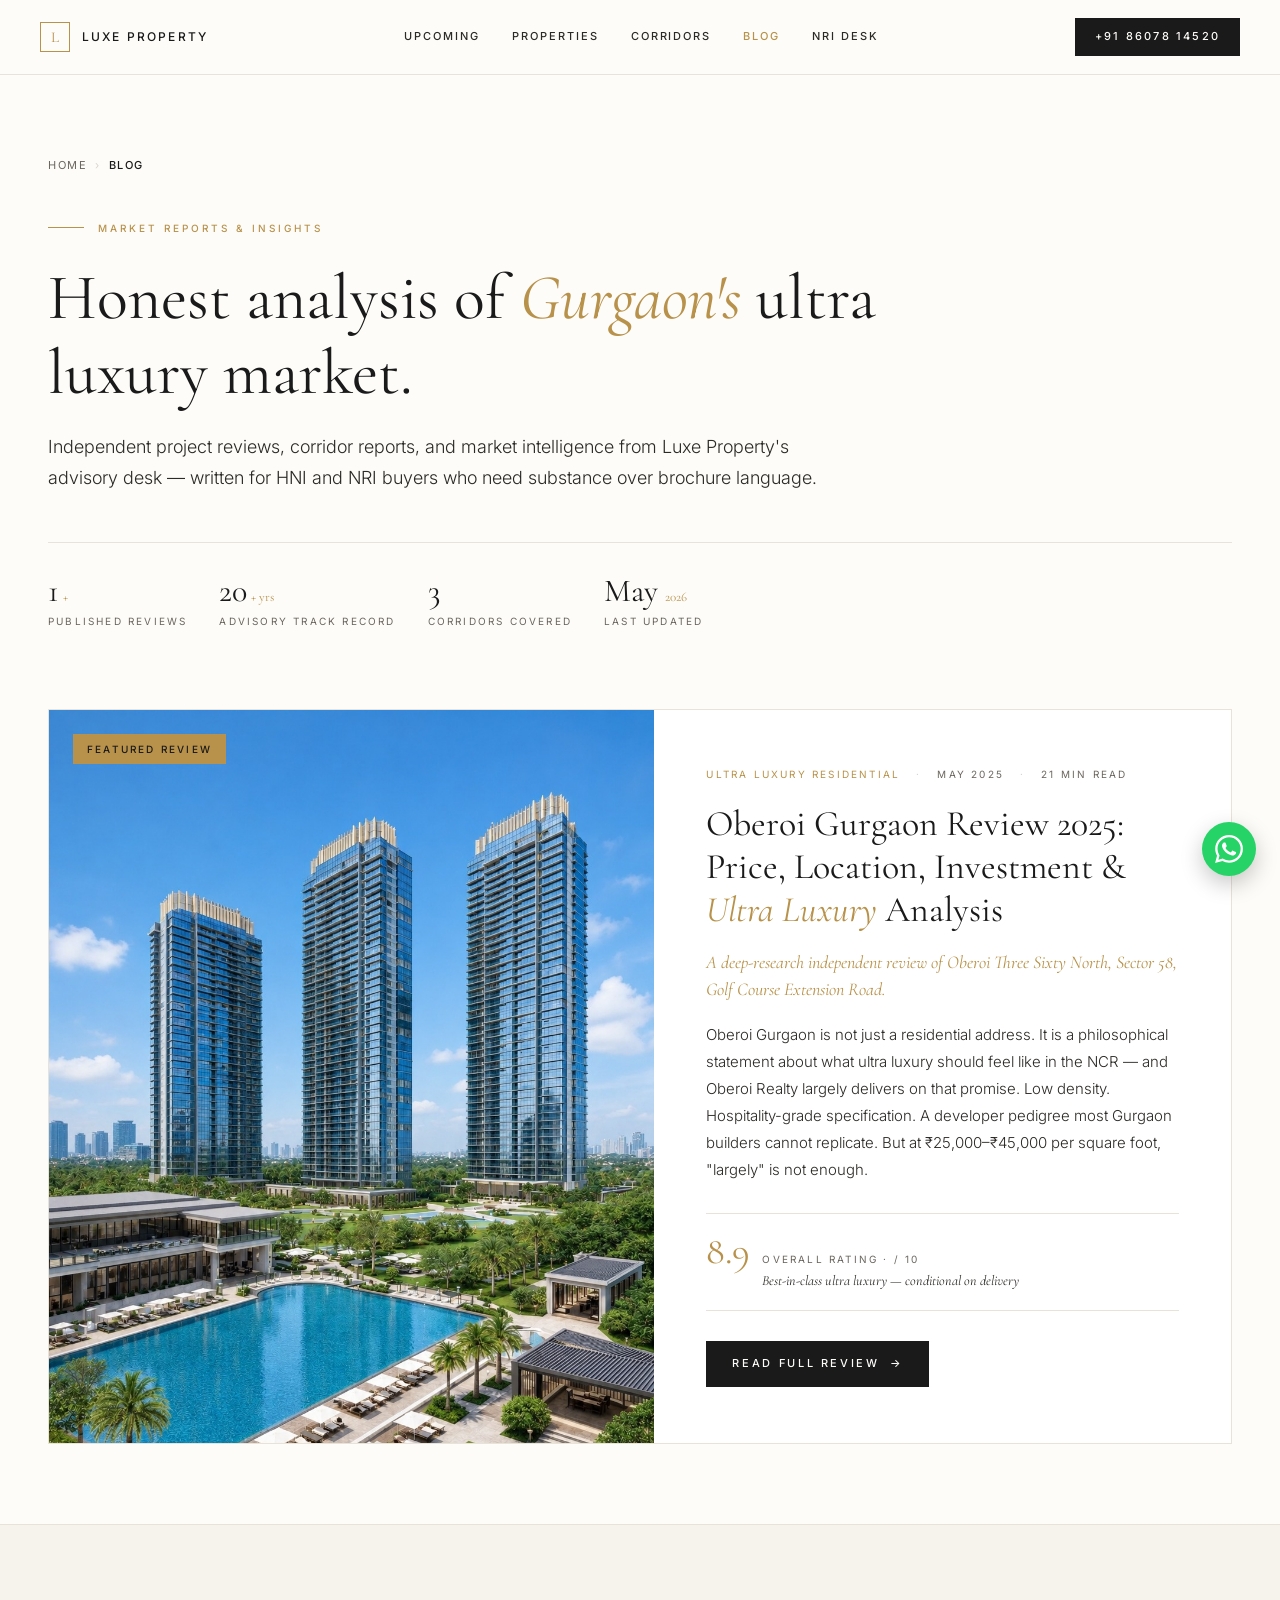
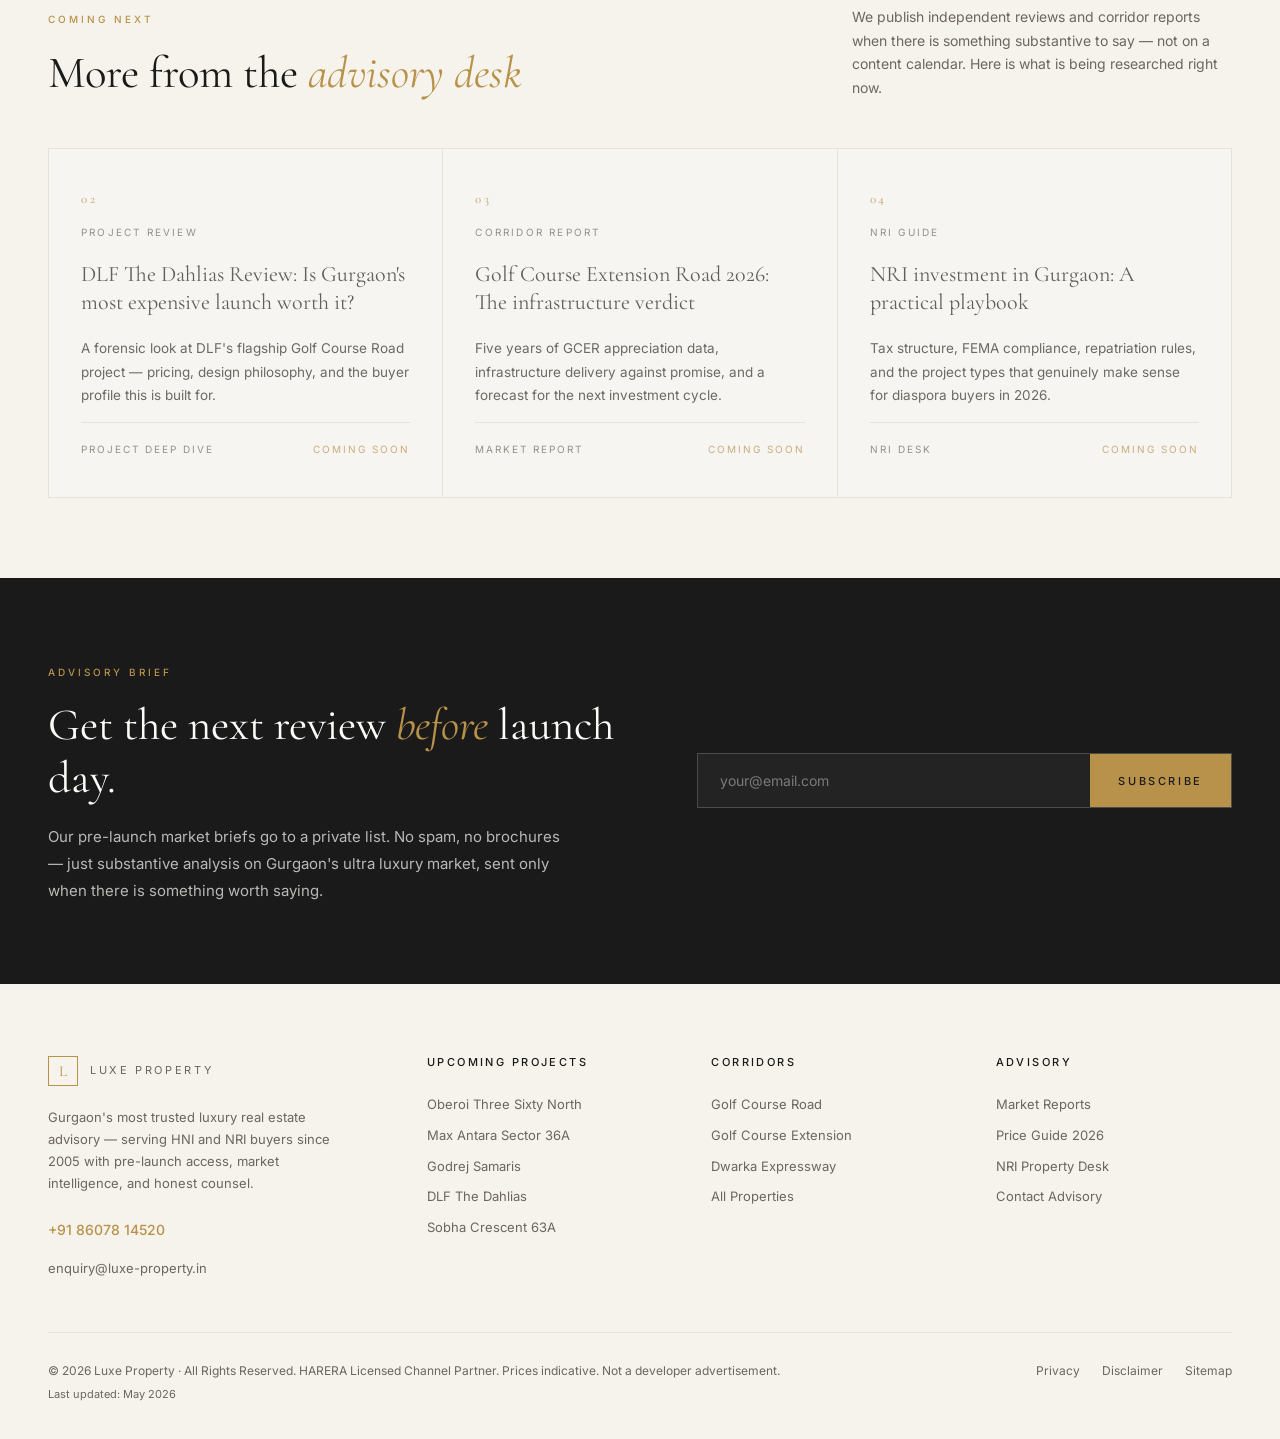
<file: blog/index.html>
﻿<!DOCTYPE html>
<html lang="en">
<head>
<meta charset="UTF-8" />
<meta name="viewport" content="width=device-width, initial-scale=1.0" />
<meta name="theme-color" content="#fdfcf9" />

<!-- Google Tag Manager -->
<script>(function(w,d,s,l,i){w[l]=w[l]||[];w[l].push({'gtm.start':
new Date().getTime(),event:'gtm.js'});var f=d.getElementsByTagName(s)[0],
j=d.createElement(s),dl=l!='dataLayer'?'&l='+l:'';j.async=true;j.src=
'https://www.googletagmanager.com/gtm.js?id='+i+dl;f.parentNode.insertBefore(j,f);
})(window,document,'script','dataLayer','GTM-M4NFXVF2');</script>
<!-- End Google Tag Manager -->

<title>Market Reports &amp; Insights | Luxe Property Gurgaon Blog</title>
<meta name="description" content="Independent luxury real estate analysis from Luxe Property's advisory desk — project deep dives, corridor reports, and market intelligence for Gurgaon HNI &amp; NRI buyers." />
<link rel="canonical" href="https://www.luxe-property.in/blog" />
<meta name="robots" content="index, follow, max-image-preview:large, max-snippet:-1" />
<meta property="og:type" content="website" />
<meta property="og:title" content="Market Reports &amp; Insights | Luxe Property Gurgaon" />
<meta property="og:description" content="Independent luxury real estate analysis — project reviews, corridor reports, market intelligence." />
<meta property="og:url" content="https://www.luxe-property.in/blog" />
<meta property="og:site_name" content="Luxe Property" />
<meta property="og:image" content="https://www.luxe-property.in/assets/og-image.jpg" />
<meta property="og:locale" content="en_IN" />
<meta name="twitter:card" content="summary_large_image" />

<link rel="preconnect" href="https://fonts.googleapis.com" />
<link rel="preconnect" href="https://fonts.gstatic.com" crossorigin />
<link rel="preconnect" href="https://images.unsplash.com" />
<link rel="dns-prefetch" href="https://wa.me" />
<link href="https://fonts.googleapis.com/css2?family=Cormorant+Garamond:ital,wght@0,300;0,400;0,500;0,600;1,400;1,500&family=Inter:wght@300;400;500;600&display=swap" rel="stylesheet" />

<script type="application/ld+json">
{
  "@context": "https://schema.org",
  "@type": "Blog",
  "@id": "https://www.luxe-property.in/blog#blog",
  "name": "Luxe Property — Market Reports & Insights",
  "description": "Independent luxury real estate analysis for Gurgaon HNI and NRI buyers.",
  "url": "https://www.luxe-property.in/blog",
  "publisher": {
    "@type": "Organization",
    "name": "Luxe Property",
    "url": "https://www.luxe-property.in/",
    "logo": {"@type": "ImageObject", "url": "https://www.luxe-property.in/assets/logo.png"}
  },
  "blogPost": [
    {
      "@type": "BlogPosting",
      "headline": "Oberoi Gurgaon Review 2025: Price, Location, Floor Plans, Investment & Ultra Luxury Analysis",
      "url": "https://www.luxe-property.in/blog/oberoi-gurgaon-review-2025",
      "datePublished": "2025-05-15",
      "author": {"@type": "Organization", "name": "Luxe Property Advisory"}
    }
  ]
}
</script>
<script type="application/ld+json">
{
  "@context": "https://schema.org",
  "@type": "BreadcrumbList",
  "itemListElement": [
    {"@type": "ListItem", "position": 1, "name": "Home", "item": "https://www.luxe-property.in/"},
    {"@type": "ListItem", "position": 2, "name": "Blog", "item": "https://www.luxe-property.in/blog"}
  ]
}
</script>

<style>
:root{--bg:#fdfcf9;--bg-soft:#f6f3ec;--bg-card:#fff;--ink:#1a1a1a;--ink-soft:#2c2a26;--ink-mute:#6b665e;--ink-line:#d9d4c8;--gold:#b8924a;--gold-deep:#8a6d36;--line:#e8e3d9;--serif:'Cormorant Garamond',Georgia,serif;--sans:'Inter',system-ui,sans-serif}
*,*::before,*::after{box-sizing:border-box;margin:0;padding:0}
html{scroll-behavior:smooth}
body{font-family:var(--sans);background:var(--bg);color:var(--ink);font-size:16px;line-height:1.6;-webkit-font-smoothing:antialiased}
a{color:inherit;text-decoration:none}img{display:block;max-width:100%}
h1,h2,h3,h4{font-family:var(--serif);font-weight:400;line-height:1.18}
h1{font-size:clamp(40px,5vw,68px)}h2{font-size:clamp(28px,3.5vw,48px)}h3{font-size:clamp(20px,2.5vw,30px)}
h1 em,h2 em,h3 em{font-style:italic;color:var(--gold)}
section{padding:80px 0;border-top:1px solid var(--line)}
.container{max-width:1340px;margin:0 auto;padding:0 48px}
.eyebrow{font-size:10px;letter-spacing:.3em;text-transform:uppercase;color:var(--gold);font-weight:500;font-family:var(--sans)}

/* TOPBAR */
.topbar{position:sticky;top:0;z-index:100;background:rgba(253,252,249,0.96);backdrop-filter:blur(14px);border-bottom:1px solid var(--line)}
.topbar-inner{display:flex;align-items:center;justify-content:space-between;padding:18px 40px;max-width:1340px;margin:0 auto;gap:32px}
.brand{display:flex;align-items:center;gap:12px;flex-shrink:0}
.brand-mark{width:30px;height:30px;border:1px solid var(--gold);display:flex;align-items:center;justify-content:center;font-family:var(--serif);font-size:15px;color:var(--gold)}
.brand-text{font-size:12px;letter-spacing:.18em;text-transform:uppercase;color:var(--ink);font-weight:500}
.nav{display:flex;gap:32px;font-size:11px;letter-spacing:0.18em;text-transform:uppercase;color:var(--ink-soft);font-weight:500}
.nav a:hover{color:var(--gold)}
.cta-top{background:var(--ink);color:var(--bg);padding:10px 20px;font-size:11px;letter-spacing:.2em;text-transform:uppercase;font-weight:500;white-space:nowrap;transition:background .2s;display:inline-block}
.cta-top:hover{background:var(--gold);color:var(--ink)}

/* BREADCRUMBS */
.crumbs{padding:22px 0 0;font-size:11px;letter-spacing:.14em;text-transform:uppercase;color:var(--ink-mute)}
.crumbs a{color:var(--ink-mute);transition:color .2s}.crumbs a:hover{color:var(--gold)}
.crumbs span{margin:0 8px;color:var(--ink-line)}.crumbs strong{color:var(--ink);font-weight:500}

/* HERO */
.blog-hero{padding:60px 0 80px;border-top:none}
.blog-hero .eyebrow{display:inline-flex;align-items:center;gap:14px;margin-bottom:24px}
.blog-hero .eyebrow::before{content:'';width:36px;height:1px;background:var(--gold)}
.blog-hero h1{max-width:920px;margin-bottom:20px}
.blog-hero p{font-size:18px;line-height:1.75;color:var(--ink-soft);max-width:780px;font-weight:300}
.blog-hero-divider{margin-top:48px;padding-top:32px;border-top:1px solid var(--line);display:flex;flex-wrap:wrap;gap:32px;align-items:baseline}
.blog-stat{display:flex;flex-direction:column;gap:6px}
.blog-stat-num{font-family:var(--serif);font-size:32px;color:var(--ink);line-height:1}
.blog-stat-num small{font-size:13px;color:var(--gold);margin-left:4px}
.blog-stat-label{font-size:10px;letter-spacing:.22em;text-transform:uppercase;color:var(--ink-mute)}

/* FEATURED */
.featured{padding:0 0 80px;border-top:0}
.featured-card{display:grid;grid-template-columns:1.05fr 1fr;gap:0;border:1px solid var(--line);background:var(--bg-card);overflow:hidden;transition:box-shadow .3s}
.featured-card:hover{box-shadow:0 20px 50px -22px rgba(26,26,26,.18)}
.featured-img{position:relative;overflow:hidden;background:var(--bg-soft);min-height:480px}
.featured-img img{width:100%;height:100%;object-fit:cover;position:absolute;inset:0;transition:transform .6s}
.featured-card:hover .featured-img img{transform:scale(1.03)}
.featured-tag{position:absolute;top:24px;left:24px;background:var(--gold);color:var(--ink);padding:7px 14px;font-size:10px;letter-spacing:.22em;text-transform:uppercase;font-weight:500;z-index:2}
.featured-body{padding:56px 52px;display:flex;flex-direction:column;justify-content:center}
.featured-meta{display:flex;gap:16px;align-items:center;font-size:10px;letter-spacing:.22em;text-transform:uppercase;color:var(--ink-mute);margin-bottom:20px}
.featured-meta span:first-child{color:var(--gold)}
.featured-meta span+span::before{content:'·';margin-right:16px;color:var(--ink-line)}
.featured-card h2{font-size:clamp(28px,2.8vw,40px);line-height:1.2;margin-bottom:18px}
.featured-card h2 em{color:var(--gold);font-style:italic}
.featured-deck{font-family:var(--serif);font-size:18px;font-style:italic;color:var(--gold);margin-bottom:18px;line-height:1.5}
.featured-excerpt{font-size:15px;line-height:1.8;color:var(--ink-soft);font-weight:300;margin-bottom:30px}
.featured-rating{display:flex;align-items:baseline;gap:12px;padding:18px 0;border-top:1px solid var(--line);border-bottom:1px solid var(--line);margin-bottom:30px}
.rating-num{font-family:var(--serif);font-size:38px;color:var(--gold);line-height:1}
.rating-meta{display:flex;flex-direction:column;gap:3px}
.rating-label{font-size:10px;letter-spacing:.22em;text-transform:uppercase;color:var(--ink-mute)}
.rating-verdict{font-family:var(--serif);font-style:italic;font-size:14px;color:var(--ink-soft)}
.featured-cta{display:inline-flex;align-items:center;gap:10px;background:var(--ink);color:var(--bg);padding:14px 26px;font-size:11px;letter-spacing:.24em;text-transform:uppercase;font-weight:500;width:fit-content;transition:background .2s}
.featured-cta:hover{background:var(--gold);color:var(--ink)}
.featured-cta::after{content:'→'}

/* GRID — UPCOMING POSTS */
.posts-section{background:var(--bg-soft)}
.posts-head{display:flex;justify-content:space-between;align-items:end;margin-bottom:48px;gap:32px;flex-wrap:wrap}
.posts-head h2{max-width:600px}
.posts-head p{font-size:14px;color:var(--ink-mute);max-width:380px;line-height:1.7}
.posts-grid{display:grid;grid-template-columns:repeat(3,1fr);gap:1px;background:var(--line);border:1px solid var(--line)}
.post-card{background:var(--bg-card);padding:40px 32px;display:flex;flex-direction:column;gap:14px;transition:background .25s}
.post-card.coming{opacity:.65}
.post-num{font-family:var(--serif);font-size:13px;color:var(--gold);letter-spacing:.2em;font-weight:500}
.post-cat{font-size:10px;letter-spacing:.22em;text-transform:uppercase;color:var(--ink-mute)}
.post-card h3{font-size:22px;line-height:1.3;margin:6px 0}
.post-card p{font-size:13.5px;line-height:1.75;color:var(--ink-soft);flex:1}
.post-foot{padding-top:18px;border-top:1px solid var(--line);font-size:10px;letter-spacing:.2em;text-transform:uppercase;color:var(--ink-mute);display:flex;justify-content:space-between}
.post-foot .status{color:var(--gold)}

/* NEWSLETTER */
.newsletter{background:var(--ink);color:var(--bg);border-top:0}
.newsletter .container{display:grid;grid-template-columns:1.1fr 1fr;gap:60px;align-items:center}
.newsletter .eyebrow{color:var(--gold)}
.newsletter h2{color:var(--bg);margin-top:16px}
.newsletter h2 em{color:var(--gold)}
.newsletter p{font-size:15px;line-height:1.8;color:rgba(253,252,249,.7);margin-top:18px;max-width:520px}
.news-form{display:flex;gap:0;border:1px solid rgba(255,255,255,.18);background:rgba(255,255,255,.04)}
.news-form input{flex:1;background:transparent;border:0;padding:18px 22px;color:var(--bg);font-family:var(--sans);font-size:14px;outline:none}
.news-form input::placeholder{color:rgba(253,252,249,.4)}
.news-form button{background:var(--gold);color:var(--ink);border:0;padding:18px 28px;font-size:11px;letter-spacing:.24em;text-transform:uppercase;font-weight:500;cursor:pointer;font-family:var(--sans);transition:background .2s}
.news-form button:hover{background:var(--bg)}
.news-tiny{margin-top:14px;font-size:11px;color:rgba(253,252,249,.4)}

/* FOOTER */
footer{background:var(--bg-soft);padding:72px 0 36px}
.foot-grid{display:grid;grid-template-columns:1.4fr 1fr 1fr 1fr;gap:48px;margin-bottom:48px}
.foot-col h4{font-size:11px;letter-spacing:.22em;text-transform:uppercase;color:var(--ink);margin-bottom:20px;font-family:var(--sans);font-weight:500}
.foot-col p{font-size:13px;color:var(--ink-mute);line-height:1.7;max-width:300px}
.foot-col a{display:block;font-size:13px;color:var(--ink-mute);padding:5px 0;transition:color .2s}
.foot-col a:hover{color:var(--gold)}
.foot-legal{padding-top:28px;border-top:1px solid var(--line);display:flex;justify-content:space-between;gap:24px;font-size:12px;color:var(--ink-mute);line-height:1.6;flex-wrap:wrap}
.foot-links{display:flex;gap:22px}.foot-links a{color:var(--ink-mute);transition:color .2s}.foot-links a:hover{color:var(--gold)}

/* WHATSAPP FAB */
.wa-fab{position:fixed;bottom:24px;right:24px;width:54px;height:54px;background:#25d366;border-radius:50%;display:flex;align-items:center;justify-content:center;box-shadow:0 8px 22px rgba(0,0,0,.22);z-index:99;transition:transform .2s}
.wa-fab:hover{transform:scale(1.06)}
.wa-fab svg{width:28px;height:28px;fill:#fff}

@media (max-width:960px){
  .topbar-inner{padding:16px 20px}
  .nav{display:none}
  .container{padding:0 20px}
  section{padding:60px 0}
  .featured-card{grid-template-columns:1fr}
  .featured-img{min-height:280px}
  .featured-body{padding:36px 28px}
  .posts-grid{grid-template-columns:1fr}
  .newsletter .container{grid-template-columns:1fr;gap:36px}
  .foot-grid{grid-template-columns:1fr 1fr;gap:36px}
  .blog-hero-divider{gap:24px}
}
@media (max-width:560px){
  .foot-grid{grid-template-columns:1fr}
  .blog-stat-num{font-size:26px}
}
</style>
</head>
<body>

<!-- GTM noscript -->
<noscript><iframe src="https://www.googletagmanager.com/ns.html?id=GTM-M4NFXVF2" height="0" width="0" style="display:none;visibility:hidden"></iframe></noscript>

<!-- TOPBAR -->
<header class="topbar">
  <div class="topbar-inner">
    <a href="/" class="brand" aria-label="Luxe Property — luxury real estate advisory, Gurgaon">
      <span class="brand-mark" aria-hidden="true">L</span>
      <span class="brand-text">Luxe Property</span>
    </a>
    <nav class="nav" aria-label="Main navigation">
      <a href="/#upcoming">Upcoming</a>
      <a href="/#properties">Properties</a>
      <a href="/#corridors">Corridors</a>
      <a href="/blog" style="color:var(--gold)">Blog</a>
      <a href="/#nri">NRI Desk</a>
    </nav>
    <a href="tel:+918607814520" class="cta-top">+91 86078 14520</a>
  </div>
</header>

<!-- HERO -->
<section class="blog-hero">
  <div class="container">
    <div class="crumbs"><a href="/">Home</a><span>›</span><strong>Blog</strong></div>
    <div style="margin-top:36px"><span class="eyebrow">Market Reports &amp; Insights</span></div>
    <h1>Honest analysis of <em>Gurgaon's</em> ultra luxury market.</h1>
    <p>Independent project reviews, corridor reports, and market intelligence from Luxe Property's advisory desk — written for HNI and NRI buyers who need substance over brochure language.</p>

    <div class="blog-hero-divider">
      <div class="blog-stat">
        <div class="blog-stat-num">1<small>+</small></div>
        <div class="blog-stat-label">Published Reviews</div>
      </div>
      <div class="blog-stat">
        <div class="blog-stat-num">20<small>+ yrs</small></div>
        <div class="blog-stat-label">Advisory Track Record</div>
      </div>
      <div class="blog-stat">
        <div class="blog-stat-num">3</div>
        <div class="blog-stat-label">Corridors Covered</div>
      </div>
      <div class="blog-stat">
        <div class="blog-stat-num">May<small> 2026</small></div>
        <div class="blog-stat-label">Last Updated</div>
      </div>
    </div>
  </div>
</section>

<!-- FEATURED -->
<section class="featured">
  <div class="container">
    <a href="/blog/oberoi-gurgaon-review-2025" class="featured-card" aria-label="Read full Oberoi Gurgaon Review 2025">
      <div class="featured-img">
        <span class="featured-tag">Featured Review</span>
        <img src="/assets/oberoi-360-north/1.jpeg" alt="Oberoi Three Sixty North — Sector 58 Gurgaon — luxury tower facade" loading="eager" />
      </div>
      <div class="featured-body">
        <div class="featured-meta">
          <span>Ultra Luxury Residential</span>
          <span>May 2025</span>
          <span>21 min read</span>
        </div>
        <h2>Oberoi Gurgaon Review 2025: Price, Location, Investment &amp; <em>Ultra Luxury</em> Analysis</h2>
        <div class="featured-deck">A deep-research independent review of Oberoi Three Sixty North, Sector 58, Golf Course Extension Road.</div>
        <p class="featured-excerpt">Oberoi Gurgaon is not just a residential address. It is a philosophical statement about what ultra luxury should feel like in the NCR — and Oberoi Realty largely delivers on that promise. Low density. Hospitality-grade specification. A developer pedigree most Gurgaon builders cannot replicate. But at ₹25,000–₹45,000 per square foot, "largely" is not enough.</p>
        <div class="featured-rating">
          <div class="rating-num">8.9</div>
          <div class="rating-meta">
            <div class="rating-label">Overall Rating · / 10</div>
            <div class="rating-verdict">Best-in-class ultra luxury — conditional on delivery</div>
          </div>
        </div>
        <span class="featured-cta">Read Full Review</span>
      </div>
    </a>
  </div>
</section>

<!-- UPCOMING POSTS -->
<section class="posts-section">
  <div class="container">
    <div class="posts-head">
      <div>
        <span class="eyebrow">Coming Next</span>
        <h2 style="margin-top:16px">More from the <em>advisory desk</em></h2>
      </div>
      <p>We publish independent reviews and corridor reports when there is something substantive to say — not on a content calendar. Here is what is being researched right now.</p>
    </div>

    <div class="posts-grid">
      <article class="post-card coming">
        <div class="post-num">02</div>
        <div class="post-cat">Project Review</div>
        <h3>DLF The Dahlias Review: Is Gurgaon's most expensive launch worth it?</h3>
        <p>A forensic look at DLF's flagship Golf Course Road project — pricing, design philosophy, and the buyer profile this is built for.</p>
        <div class="post-foot"><span>Project Deep Dive</span><span class="status">Coming Soon</span></div>
      </article>

      <article class="post-card coming">
        <div class="post-num">03</div>
        <div class="post-cat">Corridor Report</div>
        <h3>Golf Course Extension Road 2026: The infrastructure verdict</h3>
        <p>Five years of GCER appreciation data, infrastructure delivery against promise, and a forecast for the next investment cycle.</p>
        <div class="post-foot"><span>Market Report</span><span class="status">Coming Soon</span></div>
      </article>

      <article class="post-card coming">
        <div class="post-num">04</div>
        <div class="post-cat">NRI Guide</div>
        <h3>NRI investment in Gurgaon: A practical playbook</h3>
        <p>Tax structure, FEMA compliance, repatriation rules, and the project types that genuinely make sense for diaspora buyers in 2026.</p>
        <div class="post-foot"><span>NRI Desk</span><span class="status">Coming Soon</span></div>
      </article>
    </div>
  </div>
</section>

<!-- NEWSLETTER -->
<section class="newsletter">
  <div class="container">
    <div>
      <span class="eyebrow">Advisory Brief</span>
      <h2>Get the next review <em>before</em> launch day.</h2>
      <p>Our pre-launch market briefs go to a private list. No spam, no brochures — just substantive analysis on Gurgaon's ultra luxury market, sent only when there is something worth saying.</p>
    </div>
    <form class="news-form" onsubmit="event.preventDefault();this.querySelector('input').value='';alert('Thanks. We\'ll be in touch.')">
      <input type="email" placeholder="your@email.com" required aria-label="Email address" />
      <button type="submit">Subscribe</button>
    </form>
  </div>
</section>

<!-- FOOTER -->
<footer>
  <div class="container">
    <div class="foot-grid">
      <div class="foot-col">
        <div style="display:flex;align-items:center;gap:12px;margin-bottom:20px">
          <span class="brand-mark" aria-hidden="true">L</span>
          <span style="font-size:11px;letter-spacing:0.24em;text-transform:uppercase;color:var(--ink-mute)">Luxe Property</span>
        </div>
        <p>Gurgaon's most trusted luxury real estate advisory — serving HNI and NRI buyers since 2005 with pre-launch access, market intelligence, and honest counsel.</p>
        <div style="margin-top:20px;display:flex;flex-direction:column;gap:6px">
          <a href="tel:+918607814520" style="font-size:14px;color:var(--gold);font-weight:500">+91 86078 14520</a>
          <a href="mailto:enquiry@luxe-property.in" style="font-size:13px">enquiry@luxe-property.in</a>
        </div>
      </div>
      <div class="foot-col">
        <h4>Upcoming Projects</h4>
        <a href="/oberoi-realty-gurgaon">Oberoi Three Sixty North</a>
        <a href="/max-antara-sector-36a-gurgaon">Max Antara Sector 36A</a>
        <a href="/godrej-samaris-sector-53-gurgaon">Godrej Samaris</a>
        <a href="/dlf-the-dahlias">DLF The Dahlias</a>
        <a href="/sobha-crescent-sector-63a">Sobha Crescent 63A</a>
      </div>
      <div class="foot-col">
        <h4>Corridors</h4>
        <a href="/golf-course-road-gurgaon">Golf Course Road</a>
        <a href="/golf-course-extension-road-gurgaon">Golf Course Extension</a>
        <a href="/dwarka-expressway-gurgaon">Dwarka Expressway</a>
        <a href="/gurgaon-luxury-projects">All Properties</a>
      </div>
      <div class="foot-col">
        <h4>Advisory</h4>
        <a href="/blog">Market Reports</a>
        <a href="/gurgaon-property-price-guide">Price Guide 2026</a>
        <a href="/#nri">NRI Property Desk</a>
        <a href="tel:+918607814520">Contact Advisory</a>
      </div>
    </div>
    <div class="foot-legal">
      <div>
        <div>© 2026 Luxe Property · All Rights Reserved. HARERA Licensed Channel Partner. Prices indicative. Not a developer advertisement.</div>
        <div style="margin-top:6px;font-size:11px;color:var(--ink-mute)">Last updated: May 2026</div>
      </div>
      <div class="foot-links">
        <a href="/privacy-policy">Privacy</a>
        <a href="/disclaimer">Disclaimer</a>
        <a href="/sitemap.xml">Sitemap</a>
      </div>
    </div>
  </div>
</footer>

<a href="https://wa.me/918607814520?text=Hi%2C%20I%27d%20like%20to%20discuss%20a%20Gurgaon%20luxury%20property." class="wa-fab" rel="noopener noreferrer" aria-label="Chat on WhatsApp">
  <svg viewBox="0 0 24 24" xmlns="http://www.w3.org/2000/svg" aria-hidden="true"><path d="M17.472 14.382c-.297-.149-1.758-.867-2.03-.967-.273-.099-.471-.148-.67.15-.197.297-.767.966-.94 1.164-.173.199-.347.223-.644.075-.297-.15-1.255-.463-2.39-1.475-.883-.788-1.48-1.761-1.653-2.059-.173-.297-.018-.458.13-.606.134-.133.298-.347.446-.52.149-.174.198-.298.298-.497.099-.198.05-.371-.025-.52-.075-.149-.669-1.612-.916-2.207-.242-.579-.487-.5-.669-.51-.173-.008-.371-.01-.57-.01-.198 0-.52.074-.792.372-.272.297-1.04 1.016-1.04 2.479 0 1.462 1.065 2.875 1.213 3.074.149.198 2.096 3.2 5.077 4.487.709.306 1.262.489 1.694.625.712.227 1.36.195 1.871.118.571-.085 1.758-.719 2.006-1.413.248-.694.248-1.289.173-1.413-.074-.124-.272-.198-.57-.347m-5.421 7.403h-.004a9.87 9.87 0 01-5.031-1.378l-.361-.214-3.741.982.998-3.648-.235-.374a9.86 9.86 0 01-1.51-5.26c.001-5.45 4.436-9.884 9.888-9.884 2.64 0 5.122 1.03 6.988 2.898a9.825 9.825 0 012.893 6.994c-.003 5.45-4.437 9.884-9.885 9.884m8.413-18.297A11.815 11.815 0 0012.05 0C5.495 0 .16 5.335.157 11.892c0 2.096.547 4.142 1.588 5.945L.057 24l6.305-1.654a11.882 11.882 0 005.683 1.448h.005c6.554 0 11.89-5.335 11.893-11.893a11.821 11.821 0 00-3.48-8.413z"/></svg>
</a>

</body>
</html>
</file>
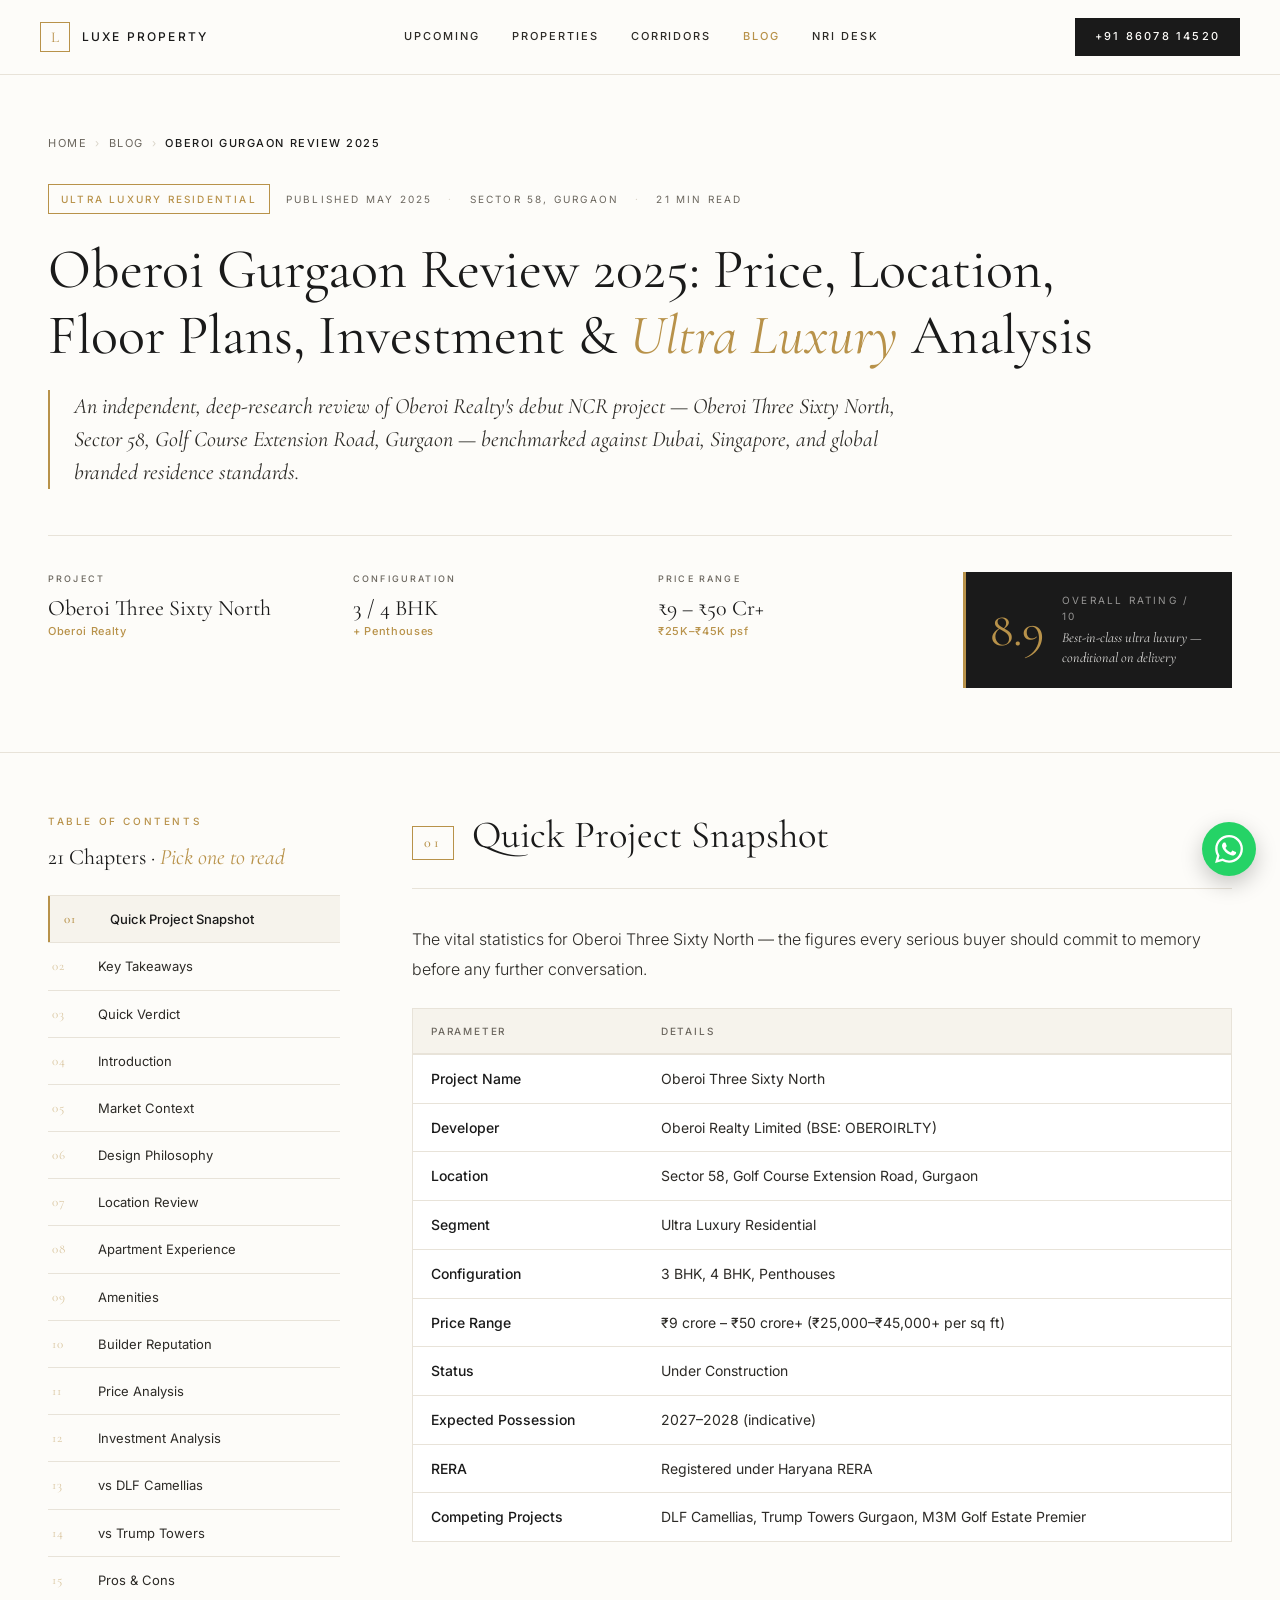
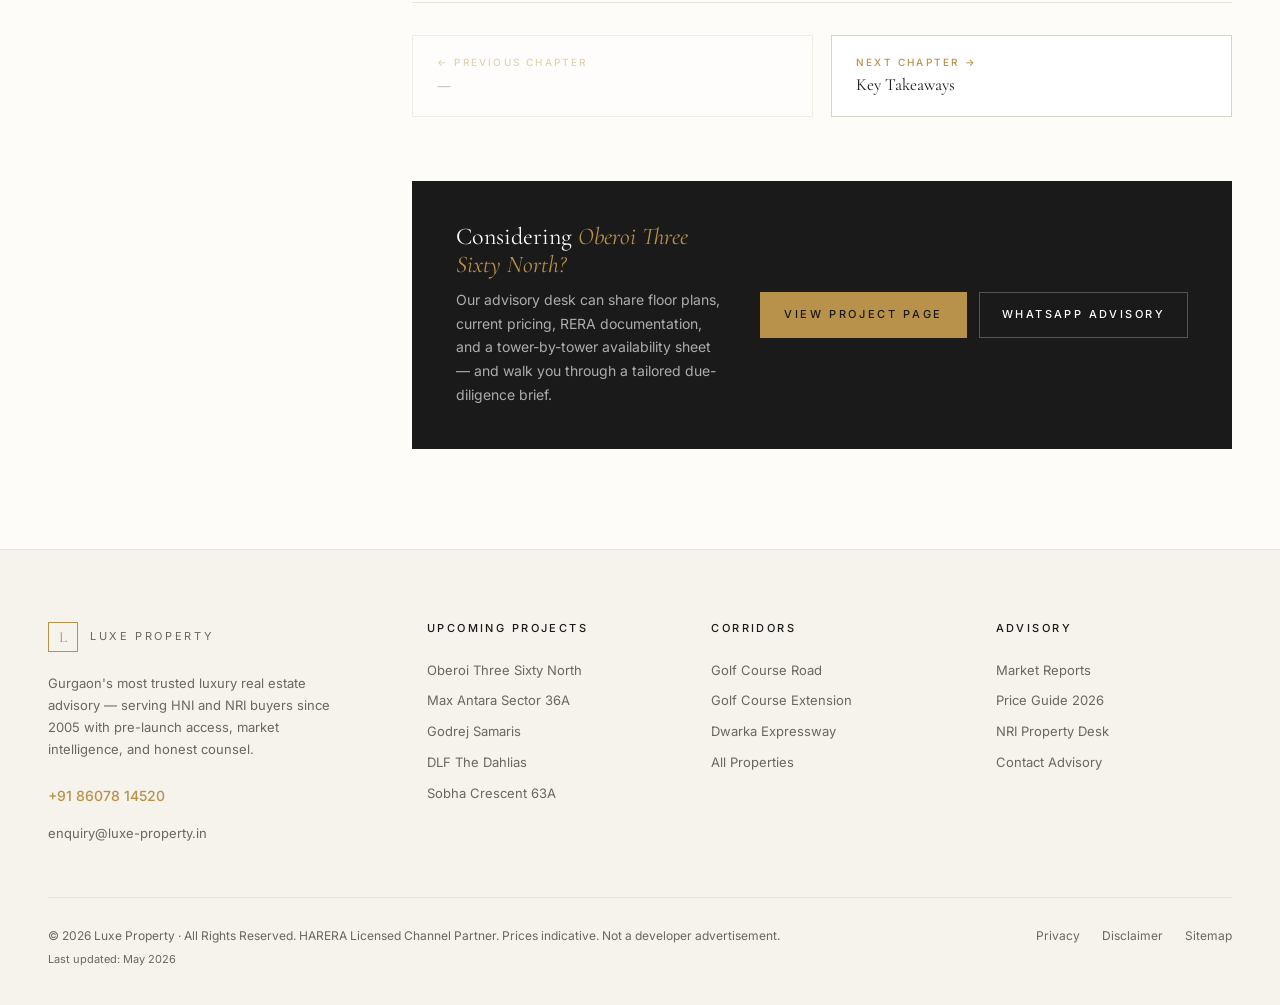
<file: blog/oberoi-gurgaon-review-2025/index.html>
﻿<!DOCTYPE html>
<html lang="en">
<head>
<meta charset="UTF-8" />
<meta name="viewport" content="width=device-width, initial-scale=1.0" />
<meta name="theme-color" content="#fdfcf9" />

<!-- Google Tag Manager -->
<script>(function(w,d,s,l,i){w[l]=w[l]||[];w[l].push({'gtm.start':
new Date().getTime(),event:'gtm.js'});var f=d.getElementsByTagName(s)[0],
j=d.createElement(s),dl=l!='dataLayer'?'&l='+l:'';j.async=true;j.src=
'https://www.googletagmanager.com/gtm.js?id='+i+dl;f.parentNode.insertBefore(j,f);
})(window,document,'script','dataLayer','GTM-M4NFXVF2');</script>

<title>Oberoi Gurgaon Review 2025 | Price, Location, Investment &amp; Luxury Analysis</title>
<meta name="description" content="Independent, deep-research review of Oberoi Three Sixty North, Sector 58 Gurgaon — price (₹25K–₹45K psf), floor plans, location, design, investment thesis, DLF Camellias comparison. Overall rating 8.9/10." />
<link rel="canonical" href="https://www.luxe-property.in/blog/oberoi-gurgaon-review-2025" />
<meta name="robots" content="index, follow, max-image-preview:large, max-snippet:-1" />
<meta name="keywords" content="Oberoi Gurgaon review, Oberoi Realty Gurgaon, Oberoi Sector 58 Gurgaon, Oberoi Three Sixty North, Oberoi Gurgaon price, Oberoi Gurgaon floor plans, ultra luxury Gurgaon, Golf Course Extension Road, DLF Camellias comparison" />

<meta property="og:type" content="article" />
<meta property="og:title" content="Oberoi Gurgaon Review 2025 | Ultra Luxury Analysis | Luxe Property" />
<meta property="og:description" content="Deep-research independent review — Oberoi Three Sixty North, Sector 58 Gurgaon. Price, location, investment thesis, design philosophy, vs DLF Camellias. Rating 8.9/10." />
<meta property="og:url" content="https://www.luxe-property.in/blog/oberoi-gurgaon-review-2025" />
<meta property="og:site_name" content="Luxe Property" />
<meta property="og:image" content="https://www.luxe-property.in/assets/oberoi-360-north/1.jpeg" />
<meta property="og:locale" content="en_IN" />
<meta property="article:published_time" content="2025-05-15T09:00:00+05:30" />
<meta property="article:section" content="Ultra Luxury Residential" />
<meta name="twitter:card" content="summary_large_image" />

<link rel="preconnect" href="https://fonts.googleapis.com" />
<link rel="preconnect" href="https://fonts.gstatic.com" crossorigin />
<link rel="preload" as="image" href="/assets/oberoi-360-north/1.jpeg" fetchpriority="high" />
<link href="https://fonts.googleapis.com/css2?family=Cormorant+Garamond:ital,wght@0,300;0,400;0,500;0,600;1,400;1,500&family=Inter:wght@300;400;500;600&display=swap" rel="stylesheet" />

<script type="application/ld+json">
{
  "@context": "https://schema.org",
  "@type": "Review",
  "itemReviewed": {
    "@type": "Product",
    "name": "Oberoi Three Sixty North, Sector 58, Gurgaon",
    "brand": {"@type": "Brand", "name": "Oberoi Realty"},
    "image": "https://www.luxe-property.in/assets/oberoi-360-north/1.jpeg",
    "description": "Ultra luxury residential project on Golf Course Extension Road, Gurgaon — 3 BHK, 4 BHK and Penthouses."
  },
  "reviewRating": {"@type": "Rating", "ratingValue": "8.9", "bestRating": "10", "worstRating": "0"},
  "author": {"@type": "Organization", "name": "Luxe Property Advisory"},
  "publisher": {"@type": "Organization", "name": "Luxe Property", "url": "https://www.luxe-property.in/"},
  "datePublished": "2025-05-15",
  "reviewBody": "Best-in-class ultra luxury product in Gurgaon — conditional on delivery matching the promise. Genuine low density (2-4 apartments per floor), hospitality-grade specification, Aravalli view permanence. Risks: first project in new geography, GCER infrastructure timeline, thin exit liquidity above ₹20 crore."
}
</script>
<script type="application/ld+json">
{
  "@context": "https://schema.org",
  "@type": "BreadcrumbList",
  "itemListElement": [
    {"@type": "ListItem", "position": 1, "name": "Home", "item": "https://www.luxe-property.in/"},
    {"@type": "ListItem", "position": 2, "name": "Blog", "item": "https://www.luxe-property.in/blog"},
    {"@type": "ListItem", "position": 3, "name": "Oberoi Gurgaon Review 2025", "item": "https://www.luxe-property.in/blog/oberoi-gurgaon-review-2025"}
  ]
}
</script>
<script type="application/ld+json">
{
  "@context": "https://schema.org",
  "@type": "FAQPage",
  "mainEntity": [
    {"@type": "Question", "name": "Is Oberoi Gurgaon a good investment?", "acceptedAnswer": {"@type": "Answer", "text": "Yes, for patient buyers with a 7–10 year horizon. Oberoi's brand scarcity in NCR, Golf Course Extension Road's appreciation trajectory, and genuine low-density specification combine to support long-term capital appreciation. Not a short-term speculative play."}},
    {"@type": "Question", "name": "Where is Oberoi Sector 58 Gurgaon located?", "acceptedAnswer": {"@type": "Answer", "text": "Oberoi Three Sixty North is located in Sector 58, Golf Course Extension Road, Gurgaon — approximately 8–10 km from Cyber City and 7–9 km from Golf Course Road, adjacent to protected Aravalli Ridge land."}},
    {"@type": "Question", "name": "What is the price of Oberoi Gurgaon apartments?", "acceptedAnswer": {"@type": "Answer", "text": "Indicative pricing: ₹9–13 crore for 3 BHK (2,800–3,200 sq ft), ₹14–22 crore for 4 BHK (3,500–4,500 sq ft), ₹30–55 crore+ for penthouses. Per sq ft pricing ranges ₹25,000–₹45,000+."}},
    {"@type": "Question", "name": "Is Oberoi Gurgaon better than DLF Camellias?", "acceptedAnswer": {"@type": "Answer", "text": "In product specification and construction recency, yes — newer mechanical systems, superior glazing, comparable or lower density. In location certainty and exit liquidity, Camellias has the advantage. Different buyer risk profiles."}}
  ]
}
</script>

<style>
:root{--bg:#fdfcf9;--bg-soft:#f6f3ec;--bg-card:#fff;--ink:#1a1a1a;--ink-soft:#2c2a26;--ink-mute:#6b665e;--ink-line:#d9d4c8;--gold:#b8924a;--gold-deep:#8a6d36;--line:#e8e3d9;--serif:'Cormorant Garamond',Georgia,serif;--sans:'Inter',system-ui,sans-serif}
*,*::before,*::after{box-sizing:border-box;margin:0;padding:0}
html{scroll-behavior:smooth}
body{font-family:var(--sans);background:var(--bg);color:var(--ink);font-size:16px;line-height:1.6;-webkit-font-smoothing:antialiased}
a{color:inherit;text-decoration:none}img{display:block;max-width:100%}
h1,h2,h3,h4{font-family:var(--serif);font-weight:400;line-height:1.18}
h1{font-size:clamp(34px,4.4vw,56px)}h2{font-size:clamp(26px,3vw,40px)}h3{font-size:clamp(19px,2.2vw,26px)}h4{font-size:18px}
h1 em,h2 em,h3 em{font-style:italic;color:var(--gold)}
.container{max-width:1340px;margin:0 auto;padding:0 48px}
.eyebrow{font-size:10px;letter-spacing:.3em;text-transform:uppercase;color:var(--gold);font-weight:500;font-family:var(--sans)}

/* TOPBAR */
.topbar{position:sticky;top:0;z-index:200;background:rgba(253,252,249,0.96);backdrop-filter:blur(14px);border-bottom:1px solid var(--line)}
.topbar-inner{display:flex;align-items:center;justify-content:space-between;padding:18px 40px;max-width:1340px;margin:0 auto;gap:32px}
.brand{display:flex;align-items:center;gap:12px;flex-shrink:0}
.brand-mark{width:30px;height:30px;border:1px solid var(--gold);display:flex;align-items:center;justify-content:center;font-family:var(--serif);font-size:15px;color:var(--gold)}
.brand-text{font-size:12px;letter-spacing:.18em;text-transform:uppercase;color:var(--ink);font-weight:500}
.nav{display:flex;gap:32px;font-size:11px;letter-spacing:0.18em;text-transform:uppercase;color:var(--ink-soft);font-weight:500}
.nav a:hover{color:var(--gold)}
.cta-top{background:var(--ink);color:var(--bg);padding:10px 20px;font-size:11px;letter-spacing:.2em;text-transform:uppercase;font-weight:500;white-space:nowrap;transition:background .2s;display:inline-block}
.cta-top:hover{background:var(--gold);color:var(--ink)}

/* CRUMBS */
.crumbs{padding:24px 0 0;font-size:11px;letter-spacing:.14em;text-transform:uppercase;color:var(--ink-mute)}
.crumbs a{color:var(--ink-mute);transition:color .2s}.crumbs a:hover{color:var(--gold)}
.crumbs span{margin:0 8px;color:var(--ink-line)}.crumbs strong{color:var(--ink);font-weight:500}

/* ARTICLE HEAD */
.article-head{padding:36px 0 64px}
.head-meta{display:flex;gap:16px;align-items:center;flex-wrap:wrap;font-size:10px;letter-spacing:.22em;text-transform:uppercase;color:var(--ink-mute);margin:32px 0 22px}
.head-meta .pill{padding:6px 12px;border:1px solid var(--gold);color:var(--gold);font-weight:500}
.head-meta span+span:not(.pill)::before{content:'·';margin-right:16px;color:var(--ink-line)}
.head-meta .pill+span::before{display:none}
.article-head h1{margin-bottom:18px;max-width:1080px}
.article-deck{font-family:var(--serif);font-style:italic;font-size:22px;line-height:1.5;color:var(--ink-soft);max-width:880px;border-left:2px solid var(--gold);padding-left:24px;margin-top:22px}
.head-row{margin-top:46px;padding-top:36px;border-top:1px solid var(--line);display:grid;grid-template-columns:repeat(4,1fr);gap:36px;align-items:start}
.head-fact-label{font-size:9px;letter-spacing:.24em;text-transform:uppercase;color:var(--ink-mute);margin-bottom:8px;font-weight:500}
.head-fact-val{font-family:var(--serif);font-size:22px;color:var(--ink);line-height:1.2}
.head-fact-val small{display:block;font-size:11px;color:var(--gold);font-family:var(--sans);margin-top:4px;letter-spacing:.06em;font-weight:500}
.rating-box{padding:20px 24px;background:var(--ink);color:var(--bg);display:flex;align-items:center;gap:18px;border-left:3px solid var(--gold)}
.rating-box .num{font-family:var(--serif);font-size:48px;color:var(--gold);line-height:1}
.rating-box .lbl{font-size:10px;letter-spacing:.22em;text-transform:uppercase;color:rgba(253,252,249,.55);margin-bottom:4px}
.rating-box .desc{font-family:var(--serif);font-style:italic;font-size:14px;color:rgba(253,252,249,.85);line-height:1.4}

/* MAIN ARTICLE LAYOUT */
.article-body{padding:0 0 100px;border-top:1px solid var(--line)}
.article-grid{display:grid;grid-template-columns:300px 1fr;gap:64px;padding-top:60px;align-items:start}

/* SIDEBAR */
.toc-sidebar{position:sticky;top:90px;max-height:calc(100vh - 110px);overflow-y:auto;padding-right:8px}
.toc-sidebar::-webkit-scrollbar{width:5px}
.toc-sidebar::-webkit-scrollbar-thumb{background:var(--ink-line);border-radius:3px}
.toc-eyebrow{font-size:10px;letter-spacing:.26em;text-transform:uppercase;color:var(--gold);font-weight:500;margin-bottom:14px;display:block}
.toc-title{font-family:var(--serif);font-size:22px;margin-bottom:24px;line-height:1.3}
.chapter-select{display:none}
.toc-list{list-style:none;border-top:1px solid var(--line)}
.toc-list li{border-bottom:1px solid var(--line)}
.toc-list a{display:grid;grid-template-columns:36px 1fr;align-items:center;gap:10px;padding:14px 4px;font-size:13px;color:var(--ink-soft);transition:all .2s;line-height:1.4;cursor:pointer;font-weight:400}
.toc-list a .num{font-family:var(--serif);font-size:13px;color:var(--gold);opacity:.5;letter-spacing:.1em;transition:opacity .2s}
.toc-list a:hover{color:var(--ink);background:var(--bg-soft)}
.toc-list a:hover .num{opacity:1}
.toc-list a.active{color:var(--ink);font-weight:500;background:var(--bg-soft);padding-left:14px;padding-right:14px;border-left:2px solid var(--gold)}
.toc-list a.active .num{opacity:1;color:var(--gold);font-weight:500}
.toc-progress{margin-top:24px;padding:16px;background:var(--bg-soft);border:1px solid var(--line);font-size:11px;color:var(--ink-mute);text-align:center}
.toc-progress strong{font-family:var(--serif);color:var(--gold);font-size:18px;display:block;margin-bottom:2px}

/* MOBILE DROPDOWN */
.mobile-chapter{display:none;position:sticky;top:73px;z-index:50;background:var(--bg);border-bottom:1px solid var(--line);padding:14px 20px}
.mobile-chapter label{display:block;font-size:10px;letter-spacing:.24em;text-transform:uppercase;color:var(--ink-mute);margin-bottom:8px;font-weight:500}
.mobile-chapter select{width:100%;font-family:var(--sans);font-size:14px;padding:13px 16px;border:1px solid var(--ink-line);background:var(--bg-card);color:var(--ink);font-weight:500;cursor:pointer;-webkit-appearance:none;appearance:none;background-image:url("data:image/svg+xml;charset=US-ASCII,%3Csvg%20xmlns%3D'http%3A//www.w3.org/2000/svg'%20viewBox%3D'0%200%2024%2024'%3E%3Cpath%20fill%3D'%23b8924a'%20d%3D'M7%2010l5%205%205-5z'/%3E%3C/svg%3E");background-repeat:no-repeat;background-position:right 12px center;background-size:20px;padding-right:42px}
.mobile-chapter select:focus{outline:none;border-color:var(--gold)}

/* CHAPTERS */
.chapters{min-width:0}
.chapter{display:none;animation:fadeIn .35s ease}
.chapter.active{display:block}
@keyframes fadeIn{from{opacity:0;transform:translateY(8px)}to{opacity:1;transform:translateY(0)}}
.chapter-head{padding-bottom:28px;margin-bottom:36px;border-bottom:1px solid var(--line);display:flex;align-items:baseline;gap:18px}
.chapter-num{font-family:var(--serif);font-size:14px;color:var(--gold);letter-spacing:.2em;font-weight:500;padding:5px 11px;border:1px solid var(--gold);flex-shrink:0}
.chapter h2{margin:0}
.chapter h3{margin:36px 0 14px}
.chapter h4{margin:24px 0 10px;font-size:17px;color:var(--gold-deep);font-family:var(--sans);font-weight:500;letter-spacing:.04em;text-transform:none}
.chapter p{font-size:16px;line-height:1.85;color:var(--ink-soft);margin-bottom:18px;font-weight:300}
.chapter p strong{color:var(--ink);font-weight:600}
.chapter ul,.chapter ol{margin:14px 0 22px;padding-left:0;list-style:none}
.chapter li{font-size:15.5px;line-height:1.8;color:var(--ink-soft);padding:8px 0 8px 26px;position:relative;font-weight:300}
.chapter li::before{content:'';position:absolute;left:0;top:18px;width:14px;height:1px;background:var(--gold)}
.chapter ol{counter-reset:ol}
.chapter ol li{counter-increment:ol;padding-left:34px}
.chapter ol li::before{content:counter(ol,decimal-leading-zero);font-family:var(--serif);color:var(--gold);font-size:14px;width:auto;height:auto;background:none;top:9px;font-weight:500}
.chapter blockquote{margin:30px 0;padding:26px 32px;background:var(--bg-soft);border-left:3px solid var(--gold);font-family:var(--serif);font-style:italic;font-size:21px;line-height:1.5;color:var(--ink)}
.chapter blockquote strong{font-style:normal;color:var(--ink)}
.chapter table{width:100%;border-collapse:collapse;margin:24px 0 28px;font-size:14px;background:var(--bg-card);border:1px solid var(--line)}
.chapter th{padding:14px 18px;text-align:left;font-size:10px;letter-spacing:.18em;text-transform:uppercase;color:var(--ink-mute);font-weight:500;border-bottom:2px solid var(--line);background:var(--bg-soft)}
.chapter td{padding:13px 18px;border-bottom:1px solid var(--line);color:var(--ink-soft);line-height:1.55;vertical-align:top}
.chapter td:first-child{font-weight:500;color:var(--ink)}
.chapter tr:last-child td{border-bottom:0}
.chapter .img-note{margin:24px 0;padding:18px 22px;background:var(--bg-soft);border:1px dashed var(--ink-line);font-size:13px;color:var(--ink-mute);font-style:italic;text-align:center}
.chapter .callout{margin:30px 0;padding:26px 30px;background:#fdf9f0;border:1px solid var(--gold);font-size:15px;line-height:1.75;color:var(--ink-soft)}
.chapter .callout strong{color:var(--gold-deep)}
.chapter hr{border:0;border-top:1px solid var(--line);margin:32px 0}

/* CHAPTER NAV (PREV/NEXT) */
.chapter-nav{margin-top:60px;padding-top:32px;border-top:1px solid var(--line);display:grid;grid-template-columns:1fr 1fr;gap:18px}
.chnav-btn{padding:20px 24px;border:1px solid var(--ink-line);background:var(--bg-card);transition:all .2s;cursor:pointer;text-align:left;display:flex;flex-direction:column;gap:6px;font-family:var(--sans)}
.chnav-btn:hover{border-color:var(--gold);background:var(--bg-soft)}
.chnav-btn.disabled{opacity:.4;pointer-events:none}
.chnav-btn .dir{font-size:10px;letter-spacing:.22em;text-transform:uppercase;color:var(--gold);font-weight:500}
.chnav-btn .ttl{font-family:var(--serif);font-size:17px;color:var(--ink);line-height:1.3}
.chnav-btn.next{text-align:right}

/* ENQUIRY BANNER */
.enquiry-strip{margin-top:64px;padding:42px 44px;background:var(--ink);color:var(--bg);display:grid;grid-template-columns:1.4fr auto;gap:32px;align-items:center}
.enquiry-strip h3{color:var(--bg);font-size:24px;margin-bottom:8px}
.enquiry-strip h3 em{color:var(--gold);font-style:italic}
.enquiry-strip p{font-size:14px;color:rgba(253,252,249,.65);line-height:1.7;max-width:520px}
.enquiry-strip .btns{display:flex;gap:12px;flex-wrap:wrap}
.btn-p{background:var(--gold);color:var(--ink);padding:14px 24px;font-size:11px;letter-spacing:.24em;text-transform:uppercase;font-weight:500;transition:background .2s}
.btn-p:hover{background:var(--bg)}
.btn-s{border:1px solid rgba(255,255,255,.26);color:var(--bg);padding:13px 22px;font-size:11px;letter-spacing:.22em;text-transform:uppercase;font-weight:500;transition:all .2s}
.btn-s:hover{border-color:var(--gold);color:var(--gold)}

/* FOOTER */
footer{background:var(--bg-soft);padding:72px 0 36px;border-top:1px solid var(--line)}
.foot-grid{display:grid;grid-template-columns:1.4fr 1fr 1fr 1fr;gap:48px;margin-bottom:48px}
.foot-col h4{font-size:11px;letter-spacing:.22em;text-transform:uppercase;color:var(--ink);margin-bottom:20px;font-family:var(--sans);font-weight:500}
.foot-col p{font-size:13px;color:var(--ink-mute);line-height:1.7;max-width:300px}
.foot-col a{display:block;font-size:13px;color:var(--ink-mute);padding:5px 0;transition:color .2s}
.foot-col a:hover{color:var(--gold)}
.foot-legal{padding-top:28px;border-top:1px solid var(--line);display:flex;justify-content:space-between;gap:24px;font-size:12px;color:var(--ink-mute);line-height:1.6;flex-wrap:wrap}
.foot-links{display:flex;gap:22px}.foot-links a{color:var(--ink-mute);transition:color .2s}.foot-links a:hover{color:var(--gold)}

/* WHATSAPP FAB */
.wa-fab{position:fixed;bottom:24px;right:24px;width:54px;height:54px;background:#25d366;border-radius:50%;display:flex;align-items:center;justify-content:center;box-shadow:0 8px 22px rgba(0,0,0,.22);z-index:99;transition:transform .2s}
.wa-fab:hover{transform:scale(1.06)}
.wa-fab svg{width:28px;height:28px;fill:#fff}

@media (max-width:960px){
  .topbar-inner{padding:16px 20px}
  .nav{display:none}
  .container{padding:0 20px}
  .article-grid{grid-template-columns:1fr;gap:0;padding-top:30px}
  .toc-sidebar{display:none}
  .mobile-chapter{display:block}
  .article-head{padding:24px 0 40px}
  .article-deck{font-size:18px;padding-left:18px}
  .head-row{grid-template-columns:1fr 1fr;gap:24px;padding-top:24px;margin-top:30px}
  .chapter h2{font-size:26px}
  .chapter p{font-size:15px}
  .chapter blockquote{padding:20px 22px;font-size:17px}
  .chapter table{display:block;overflow-x:auto;white-space:nowrap}
  .chapter-head{flex-direction:column;align-items:flex-start;gap:10px}
  .enquiry-strip{grid-template-columns:1fr;padding:30px}
  .chapter-nav{grid-template-columns:1fr}
  .foot-grid{grid-template-columns:1fr 1fr;gap:36px}
}
@media (max-width:560px){
  .head-row{grid-template-columns:1fr}
  .foot-grid{grid-template-columns:1fr}
}
</style>
</head>
<body>

<noscript><iframe src="https://www.googletagmanager.com/ns.html?id=GTM-M4NFXVF2" height="0" width="0" style="display:none;visibility:hidden"></iframe></noscript>

<!-- TOPBAR -->
<header class="topbar">
  <div class="topbar-inner">
    <a href="/" class="brand">
      <span class="brand-mark" aria-hidden="true">L</span>
      <span class="brand-text">Luxe Property</span>
    </a>
    <nav class="nav" aria-label="Main navigation">
      <a href="/#upcoming">Upcoming</a>
      <a href="/#properties">Properties</a>
      <a href="/#corridors">Corridors</a>
      <a href="/blog" style="color:var(--gold)">Blog</a>
      <a href="/#nri">NRI Desk</a>
    </nav>
    <a href="tel:+918607814520" class="cta-top">+91 86078 14520</a>
  </div>
</header>

<!-- MOBILE CHAPTER SWITCHER -->
<div class="mobile-chapter">
  <label for="chapterSelectMobile">Jump to chapter</label>
  <select id="chapterSelectMobile" aria-label="Select chapter">
    <option value="ch01">01 — Quick Project Snapshot</option>
    <option value="ch02">02 — Key Takeaways</option>
    <option value="ch03">03 — Quick Verdict</option>
    <option value="ch04">04 — Introduction</option>
    <option value="ch05">05 — Market Context</option>
    <option value="ch06">06 — Design Philosophy</option>
    <option value="ch07">07 — Location Review</option>
    <option value="ch08">08 — Apartment Experience</option>
    <option value="ch09">09 — Amenities</option>
    <option value="ch10">10 — Builder Reputation</option>
    <option value="ch11">11 — Price Analysis</option>
    <option value="ch12">12 — Investment Analysis</option>
    <option value="ch13">13 — Oberoi vs DLF Camellias</option>
    <option value="ch14">14 — Oberoi vs Trump Towers</option>
    <option value="ch15">15 — Pros &amp; Cons</option>
    <option value="ch16">16 — Who Should Buy</option>
    <option value="ch17">17 — Global Luxury Context</option>
    <option value="ch18">18 — Long-Term Outlook</option>
    <option value="ch19">19 — FAQ</option>
    <option value="ch20">20 — Final Verdict</option>
    <option value="ch21">21 — Numeric Ratings</option>
  </select>
</div>

<!-- ARTICLE HEAD -->
<section class="article-head">
  <div class="container">
    <div class="crumbs"><a href="/">Home</a><span>›</span><a href="/blog">Blog</a><span>›</span><strong>Oberoi Gurgaon Review 2025</strong></div>

    <div class="head-meta">
      <span class="pill">Ultra Luxury Residential</span>
      <span>Published May 2025</span>
      <span>Sector 58, Gurgaon</span>
      <span>21 min read</span>
    </div>

    <h1>Oberoi Gurgaon Review 2025: Price, Location, Floor Plans, Investment &amp; <em>Ultra Luxury</em> Analysis</h1>

    <div class="article-deck">An independent, deep-research review of Oberoi Realty's debut NCR project — Oberoi Three Sixty North, Sector 58, Golf Course Extension Road, Gurgaon — benchmarked against Dubai, Singapore, and global branded residence standards.</div>

    <div class="head-row">
      <div>
        <div class="head-fact-label">Project</div>
        <div class="head-fact-val">Oberoi Three Sixty North<small>Oberoi Realty</small></div>
      </div>
      <div>
        <div class="head-fact-label">Configuration</div>
        <div class="head-fact-val">3 / 4 BHK<small>+ Penthouses</small></div>
      </div>
      <div>
        <div class="head-fact-label">Price Range</div>
        <div class="head-fact-val">₹9 – ₹50 Cr+<small>₹25K–₹45K psf</small></div>
      </div>
      <div class="rating-box">
        <div class="num">8.9</div>
        <div>
          <div class="lbl">Overall Rating / 10</div>
          <div class="desc">Best-in-class ultra luxury — conditional on delivery</div>
        </div>
      </div>
    </div>
  </div>
</section>

<!-- ARTICLE BODY -->
<section class="article-body">
  <div class="container">
    <div class="article-grid">

      <!-- SIDEBAR TOC -->
      <aside class="toc-sidebar" aria-label="Chapter navigation">
        <span class="toc-eyebrow">Table of Contents</span>
        <div class="toc-title">21 Chapters · <em style="font-style:italic;color:var(--gold)">Pick one to read</em></div>
        <ul class="toc-list" id="tocList">
          <li><a data-target="ch01" href="#ch01"><span class="num">01</span><span>Quick Project Snapshot</span></a></li>
          <li><a data-target="ch02" href="#ch02"><span class="num">02</span><span>Key Takeaways</span></a></li>
          <li><a data-target="ch03" href="#ch03"><span class="num">03</span><span>Quick Verdict</span></a></li>
          <li><a data-target="ch04" href="#ch04"><span class="num">04</span><span>Introduction</span></a></li>
          <li><a data-target="ch05" href="#ch05"><span class="num">05</span><span>Market Context</span></a></li>
          <li><a data-target="ch06" href="#ch06"><span class="num">06</span><span>Design Philosophy</span></a></li>
          <li><a data-target="ch07" href="#ch07"><span class="num">07</span><span>Location Review</span></a></li>
          <li><a data-target="ch08" href="#ch08"><span class="num">08</span><span>Apartment Experience</span></a></li>
          <li><a data-target="ch09" href="#ch09"><span class="num">09</span><span>Amenities</span></a></li>
          <li><a data-target="ch10" href="#ch10"><span class="num">10</span><span>Builder Reputation</span></a></li>
          <li><a data-target="ch11" href="#ch11"><span class="num">11</span><span>Price Analysis</span></a></li>
          <li><a data-target="ch12" href="#ch12"><span class="num">12</span><span>Investment Analysis</span></a></li>
          <li><a data-target="ch13" href="#ch13"><span class="num">13</span><span>vs DLF Camellias</span></a></li>
          <li><a data-target="ch14" href="#ch14"><span class="num">14</span><span>vs Trump Towers</span></a></li>
          <li><a data-target="ch15" href="#ch15"><span class="num">15</span><span>Pros &amp; Cons</span></a></li>
          <li><a data-target="ch16" href="#ch16"><span class="num">16</span><span>Who Should Buy</span></a></li>
          <li><a data-target="ch17" href="#ch17"><span class="num">17</span><span>Global Luxury Context</span></a></li>
          <li><a data-target="ch18" href="#ch18"><span class="num">18</span><span>Long-Term Outlook</span></a></li>
          <li><a data-target="ch19" href="#ch19"><span class="num">19</span><span>FAQ</span></a></li>
          <li><a data-target="ch20" href="#ch20"><span class="num">20</span><span>Final Verdict</span></a></li>
          <li><a data-target="ch21" href="#ch21"><span class="num">21</span><span>Numeric Ratings</span></a></li>
        </ul>
        <div class="toc-progress">
          <strong id="progressNum">01 / 21</strong>
          Reading <span id="progressName">Quick Project Snapshot</span>
        </div>
      </aside>

      <!-- CHAPTERS -->
      <main class="chapters" id="chapters">

        <!-- CH 01 -->
        <article class="chapter active" id="ch01">
          <div class="chapter-head"><span class="chapter-num">01</span><h2>Quick Project Snapshot</h2></div>
          <p>The vital statistics for Oberoi Three Sixty North — the figures every serious buyer should commit to memory before any further conversation.</p>
          <table>
            <thead><tr><th>Parameter</th><th>Details</th></tr></thead>
            <tbody>
              <tr><td>Project Name</td><td>Oberoi Three Sixty North</td></tr>
              <tr><td>Developer</td><td>Oberoi Realty Limited (BSE: OBEROIRLTY)</td></tr>
              <tr><td>Location</td><td>Sector 58, Golf Course Extension Road, Gurgaon</td></tr>
              <tr><td>Segment</td><td>Ultra Luxury Residential</td></tr>
              <tr><td>Configuration</td><td>3 BHK, 4 BHK, Penthouses</td></tr>
              <tr><td>Price Range</td><td>₹9 crore – ₹50 crore+ (₹25,000–₹45,000+ per sq ft)</td></tr>
              <tr><td>Status</td><td>Under Construction</td></tr>
              <tr><td>Expected Possession</td><td>2027–2028 (indicative)</td></tr>
              <tr><td>RERA</td><td>Registered under Haryana RERA</td></tr>
              <tr><td>Competing Projects</td><td>DLF Camellias, Trump Towers Gurgaon, M3M Golf Estate Premier</td></tr>
            </tbody>
          </table>
        </article>

        <!-- CH 02 -->
        <article class="chapter" id="ch02">
          <div class="chapter-head"><span class="chapter-num">02</span><h2>Key Takeaways</h2></div>
          <ul>
            <li><strong>Best Feature:</strong> Genuine low-density planning — fewer than 3–4 apartments per floor in most configurations. Structurally rare in Gurgaon.</li>
            <li><strong>Biggest Risk:</strong> Oberoi Realty is entering Gurgaon for the first time. First projects in new geographies carry execution unknowns, however strong the developer's balance sheet.</li>
            <li><strong>Investment Outlook:</strong> Strong for the patient buyer — 7–10 year capital appreciation story. Not a rental yield or quick-flip product.</li>
            <li><strong>Ideal Buyer Profile:</strong> HNI/NRI, globally benchmarked, prefers restraint over ostentation, values builder brand as a proxy for finish quality.</li>
            <li><strong>Density Advantage:</strong> Most Gurgaon projects offer 8–12 apartments per floor. Oberoi offers 2–4. The experiential difference is not marginal — it is categorical.</li>
            <li><strong>Comparison Positioning:</strong> Closest competitor is DLF Camellias on Golf Course Road. Oberoi offers newer construction and specification depth; Camellias offers location maturity and delivery certainty.</li>
            <li><strong>Contrarian Note:</strong> Golf Course Extension Road still carries infrastructure volatility. Appreciate this before pricing the upside.</li>
          </ul>
        </article>

        <!-- CH 03 -->
        <article class="chapter" id="ch03">
          <div class="chapter-head"><span class="chapter-num">03</span><h2>Quick Verdict</h2></div>
          <blockquote><strong>Oberoi Gurgaon</strong> is not just a residential address. It is a philosophical statement about what ultra luxury should feel like in the NCR — and Oberoi Realty largely delivers on that promise. Low density. Hospitality-grade specification. A developer pedigree that most Gurgaon builders simply cannot replicate. But at ₹25,000–₹45,000 per square foot, "largely" is not enough. Execution in a new geography, the perpetual Gurgaon infrastructure question, and thin exit liquidity at this price point make this a buy with open eyes, forensic due diligence, and a minimum 7-year outlook.</blockquote>
          <div class="callout"><strong>Overall Rating: 8.9 / 10</strong> — Best-in-class ultra luxury product in Gurgaon, conditional on delivery matching the promise.</div>
        </article>

        <!-- CH 04 -->
        <article class="chapter" id="ch04">
          <div class="chapter-head"><span class="chapter-num">04</span><h2>Introduction: When a Mumbai Luxury Legend Enters Delhi's Most Aspirational Corridor</h2></div>
          <p>There is a specific feeling you get when you walk into a lobby designed by someone who has <em>lived in</em> a six-star hotel rather than <em>looked at one</em> on Instagram.</p>
          <p>The materials are heavier. The silence is deliberate — not accidentally quiet, but acoustically engineered. The proportions are slightly unexpected: not grand in the way that tries to impress, but grand in the way that makes you feel correctly sized rather than diminished. The light falls in the wrong direction in the best possible way.</p>
          <p>That is the feeling <strong>Oberoi Three Sixty North, Sector 58, Golf Course Extension Road, Gurgaon</strong> is built to produce.</p>
          <p>Most Gurgaon luxury projects feel like sophisticated mass-market flagships. Premium enough to command aspirational pricing, feature-packed enough to fill a brochure, but ultimately engineered to a cost. Oberoi Gurgaon feels like a limited-edition, handcrafted instrument made by people who understand the difference between expensive and excellent.</p>
          <p>Oberoi Realty is not new to this game. Their <strong>Three Sixty West in Worli, Mumbai</strong> redefined what "ultra luxury" could mean in an Indian urban context. A building so considered that the waiting list for a ₹35 crore apartment was longer than its resident list. A development that made architects and hospitality professionals look up. Now that same development philosophy is entering Gurgaon — specifically, <strong>Golf Course Extension Road, Sector 58</strong> — a corridor that is simultaneously the most ambitious and most unfinished luxury address in the NCR.</p>
          <p>The question is not whether Oberoi Gurgaon is luxurious. It obviously is. The question is whether it is the <em>right</em> luxury for this market, at this moment, at this price. Whether the product is ahead of the market or perfectly timed. Whether the Golf Course Extension Road ecosystem can support what Oberoi is promising.</p>
          <p>That is what this review is here to determine.</p>
        </article>

        <!-- CH 05 -->
        <article class="chapter" id="ch05">
          <div class="chapter-head"><span class="chapter-num">05</span><h2>Market Context: What Gurgaon's Ultra Luxury Segment Actually Looks Like in 2025</h2></div>
          <h3>India's Luxury Housing Story</h3>
          <p>India's luxury housing market crossed a significant threshold in 2024. Across tier-1 cities, sales of apartments priced above ₹5 crore registered multi-year highs. In the NCR specifically, Anarock data suggests the ₹10 crore+ segment has grown disproportionately — absorbing a greater share of total luxury sales than at any point in the last decade.</p>
          <p>JLL's NCR residential market commentary for 2024–25 identifies a structural shift in buyer behaviour: HNI purchasers are moving from "premium" (₹3–7 crore) to "ultra luxury" (₹10 crore+) in a single upgrade cycle, skipping the middle tier entirely. This is partly global wealth accumulation (India's UHNWI population growing faster than most Asian peers), partly post-pandemic lifestyle revaluation, and partly a genuine specification gap — buyers who have lived in global cities now find Gurgaon's mid-luxury tier simply inadequate.</p>
          <p>Knight Frank India's Wealth Report consistently identifies Delhi NCR as one of India's two primary markets for ultra high-net-worth residential investment, alongside Mumbai. Within NCR, Gurgaon absorbs the vast majority of this demand, given Delhi's land scarcity and regulatory complexity.</p>
          <p>Into this context steps Oberoi Realty — a developer that has never built in Gurgaon before, with a product specification calibrated for exactly this buyer.</p>

          <h3>Where Golf Course Extension Road Sits</h3>
          <p>Gurgaon's luxury corridors have distinct personalities, and placing <strong>Oberoi Sector 58</strong> correctly requires understanding all three.</p>
          <p><strong>Golf Course Road (Sectors 42–57, Old Gurgaon corridor):</strong> Established, scarce, and expensive. DLF Camellias lives here. So does the Magnolias, the Aralias, and the original DLF luxury ecosystem. Infrastructure is mature. Social fabric is established. Exit liquidity is the strongest in Gurgaon because the buyer pool for this postcode is both large and qualified. The downside: new construction is largely absent, prices are fully discovered, and appreciation from this base requires significant patience.</p>
          <p><strong>Cyber City / NH-48 corridor:</strong> Corporate expat territory. High rental yields, transient resident base, limited long-term capital appreciation relevance for the HNI buyer. Not Oberoi's target market.</p>
          <p><strong>Golf Course Extension Road (Sectors 58–76):</strong> Where Gurgaon's wealthy are moving — not because it is finished, but because it is becoming. The Southern Peripheral Road (SPR) provides arterial connectivity. The Dwarka Expressway has opened the western corridor. New infrastructure investment is visible. GCER is where the next decade of Gurgaon luxury real estate will be made — or it is a corridor that matures slower than its ambition. Both outcomes remain plausible.</p>
          <p>Oberoi chose Sector 58, the northern end of GCER, deliberately. Close enough to Golf Course Road to carry proximity relevance, far enough to represent a distinct new market.</p>
          <div class="img-note">Insert: Gurgaon luxury corridor map — Golf Course Road, Golf Course Extension Road, SPR triangle</div>
        </article>

        <!-- CH 06 -->
        <article class="chapter" id="ch06">
          <div class="chapter-head"><span class="chapter-num">06</span><h2>Design Philosophy: The Architecture of Restraint</h2></div>
          <h3>What Oberoi Did Not Build</h3>
          <p>The most revealing design decision Oberoi made in Gurgaon is the decision to <em>not</em> build what Gurgaon typically builds.</p>
          <p>In a market where architecture competes for attention the way brands compete for shelf space, visual aggression is the default specification. Trump Towers Gurgaon announces itself from Sector 65. M3M's developments arrive in superlatives. Godrej, Emaar, Central Park — they all front-load visual drama for the approach, because the approach is what sells.</p>
          <p>Oberoi does the opposite. The facade is understated. The palette is controlled — muted stone tones that read as confidence rather than restraint. The building does not shout its presence from the road. This is not a design failure. It is a deliberate philosophical position.</p>
          <blockquote>Luxury here is not loud. It is controlled.</blockquote>
          <p>There is a useful analogy in consumer electronics. Samsung flagships arrive with specifications that announce themselves. Apple's architecture says nothing and means everything. Oberoi Gurgaon is the Apple approach applied to residential towers.</p>

          <h3>The Arrival Sequence: 90 Seconds That Tell You Everything</h3>
          <p>In luxury hospitality, the first 90 seconds of a guest's arrival reveal the entire philosophy of the property. Whether the drop-off canopy dimensions are calibrated for an S-Class with an open door. Whether the transition from outdoor temperature to lobby climate is abrupt or graduated. Whether the person at the reception desk makes eye contact before you reach them or after.</p>
          <p>At Oberoi Gurgaon, this sequence has been considered in a way that its Gurgaon competitors simply have not bothered with. The valet movement is designed — not just accommodated. The approach road has enough gradient change to produce a subtle psychological shift from street to residence. The lobby transition from natural to ambient light is managed, not stumbled through.</p>
          <p>This sounds like detail. It is not detail. When you repeat an arrival sequence twice a day for years, the quality of that sequence becomes the quality of your daily life.</p>

          <h3>Lobby Acoustics and Scale</h3>
          <p>The lobby does not echo. This matters more than it sounds.</p>
          <p>Many Gurgaon "luxury" buildings specify beautiful marble lobbies with eight-metre ceiling heights that bounce sound like a concert hall. The result is a lobby that looks spectacular in renders and feels mildly chaotic in life — every trolley, every conversation, every phone call reverberating across the atrium.</p>
          <p>Oberoi's lobbies — consistent with their hotel operations experience — are designed to absorb sound rather than amplify it. The material choices (soft stone, integrated acoustic surfaces, upholstered seating elements) are not just aesthetic. They are acoustic management. <strong>This building is engineered for silence.</strong></p>

          <h3>Tower Configuration and Density</h3>
          <p>The density commitment at Oberoi Gurgaon deserves extended analysis because it is the project's most consequential differentiator — and the one most likely to be dismissed as a marketing talking point.</p>
          <p>It is not a talking point. It is architecture with daily-life consequences.</p>
          <p>Most Gurgaon luxury towers — including projects marketing themselves as "ultra luxury" — carry 6–12 apartments per floor. At this density, the following become unavoidable:</p>
          <ul>
            <li><strong>Elevator waits of 3–7 minutes during peak hours.</strong> Time an elevator at DLF Magnolias at 9 AM. Time one at a building with 400 fewer total apartments. The difference is measurable in minutes per day, tens of hours per year.</li>
            <li><strong>Corridor sound bleed.</strong> Twelve apartments sharing a corridor means twelve front doors, twelve sets of domestic movements, twelve kitchens and their smells. At 3 apartments per floor — 2 in some configurations — the corridor is silent.</li>
            <li><strong>Lift behaviour.</strong> A building with 2 apartments per floor and 2 lifts per core has a lift-to-resident ratio so favourable that shared-lift interactions become rare rather than routine.</li>
            <li><strong>Community curation.</strong> A building with 120–150 resident families can know everyone. A building with 500+ families is a housing society, however expensive the marble.</li>
          </ul>
          <div class="img-note">Insert: Tower density comparison infographic — Oberoi vs DLF Camellias vs Trump Towers vs M3M Golf Estate</div>

          <h3>Interior Specification: The Difference Between Expensive and Excellent</h3>
          <p>Oberoi's finish specifications are materially different from what Gurgaon's competing projects call "luxury" — not always in what they specify, but in how they execute.</p>
          <p>The difference between a project with Italian marble and a project with Italian marble <em>specified by an architect who understands proportion and installed by someone who understands alignment</em> is the difference between a five-star hotel and a six-star hotel.</p>
          <h4>Flooring</h4>
          <p>Large-format Italian marble in living and dining areas. The slab sizing is notably above standard specification — fewer grout interruptions, cleaner visual plane.</p>
          <h4>Kitchen</h4>
          <p>Fully fitted, European appliance specification (Gaggenau-grade or equivalent), custom integrated cabinetry, thick stone countertops. Not "semi-fitted" — not the dishonest middle ground where developers claim luxury kitchens and deliver modular carpentry with an imported hob.</p>
          <h4>Bathrooms</h4>
          <p>Master suites offer freestanding bath options. Fixtures are sensor-controlled. Rain showers operate at actual hotel pressure because the plumbing was engineered for it.</p>
          <h4>Ceiling Heights</h4>
          <p>10–11 feet finished height across configurations. At this height, standard-proportion furniture looks correct.</p>
          <h4>Balconies</h4>
          <p>Genuinely usable depth — 6–8 feet, not the 3-foot decorative ledge that most Gurgaon towers call a balcony.</p>
          <h4>Glazing</h4>
          <p>This is where Gurgaon luxury projects consistently underdeliver, and where Oberoi does not. Double-glazed, thermally broken window systems mean: reduced ambient noise, significantly lower heat radiation (relevant in a city where May temperatures exceed 44°C), and HVAC efficiency.</p>
        </article>

        <!-- CH 07 -->
        <article class="chapter" id="ch07">
          <div class="chapter-head"><span class="chapter-num">07</span><h2>Location Review: Golf Course Extension Road, Sector 58</h2></div>
          <h3>The Address</h3>
          <p><strong>Oberoi Sector 58 Gurgaon</strong> sits at a deliberate intersection of proximity and independence. Close enough to Golf Course Road's established luxury ecosystem to benefit from spillover. Far enough from Cyber City's corporate density to avoid its transience. On the northern arc of GCER — the part of the corridor that is closest to maturity.</p>
          <p>The Aravalli Ridge sits to the west and southwest. This is a more significant locational attribute than it initially appears. The Aravallis are a geological formation. They cannot be built on. Apartments with west-facing Aravalli orientations have a view that is legally and physically protected from obstruction — a rarity in any Indian city, and an extraordinary rarity in a market like Gurgaon where views have historically been ephemeral.</p>

          <h3>Connectivity — Honest Assessment</h3>
          <table>
            <thead><tr><th>Destination</th><th>Distance</th><th>Non-Peak</th><th>Peak</th></tr></thead>
            <tbody>
              <tr><td>Cyber City / IFFCO Chowk</td><td>8–10 km</td><td>20–28 min</td><td>40–60 min</td></tr>
              <tr><td>IGI Airport</td><td>26–30 km</td><td>38–50 min</td><td>55–80 min</td></tr>
              <tr><td>Golf Course Road (DLF zone)</td><td>7–9 km</td><td>15–22 min</td><td>30–45 min</td></tr>
              <tr><td>Sohna Road IT Corridor</td><td>5–6 km</td><td>10–15 min</td><td>20–30 min</td></tr>
              <tr><td>Delhi (GK / Saket)</td><td>28–33 km</td><td>40–55 min</td><td>65–90 min</td></tr>
              <tr><td>Nearest Rapid Metro Station</td><td>3.5–4.5 km</td><td>10–12 min</td><td>15–20 min</td></tr>
            </tbody>
          </table>
          <p>The honest verdict on GCER connectivity: it is adequate, improving, and honestly problematic at specific hours. The SPR is functional. NH-48 is accessible. But the Golf Course Extension Road main carriageway in the Sector 56–66 stretch carries traffic volumes that cause genuine congestion at peak hours — weekday mornings toward Cyber City, evenings returning from Delhi.</p>
          <p>For a buyer who works in a Cyber City tower and needs to be there by 9:30 AM every weekday, this should be modelled with real-world traffic data, not brochure promises. For a buyer with flexible hours, a home office, or multiple vehicles, it is manageable and improving.</p>
          <p>The metro question is real. The absence of a metro station within walking distance is a quality-of-life issue — not for the primary resident who uses a car, but for domestic staff, support services, and the overall ecosystem of convenience that a luxury project depends on.</p>
          <div class="img-note">Insert: Golf Course Extension Road appreciation and infrastructure improvement chart 2018–2025</div>
        </article>

        <!-- CH 08 -->
        <article class="chapter" id="ch08">
          <div class="chapter-head"><span class="chapter-num">08</span><h2>The Apartment Experience: What It Actually Feels Like to Live Here</h2></div>
          <h3>Morning in the Building</h3>
          <p>Consider the first 20 minutes of a weekday morning at Oberoi Gurgaon.</p>
          <p>You wake in a master bedroom with 10.5-foot ceilings. The blackout system, integrated into the curtain track, means the light enters only when you ask it to. The floor — engineered hardwood with acoustic underlayment — absorbs sound rather than transmitting it. The building is quiet not because no one is awake, but because the acoustic specification ensures that adjacent apartments are acoustically isolated rather than acoustically adjacent.</p>
          <p>You move through a kitchen that was specified by someone who understood that cooking at home and cooking in a hotel kitchen have different requirements. The exhaust system actually draws air rather than redistributing it. The stone countertop is thick enough to be cold to the touch. The appliances are integrated rather than installed.</p>
          <p>You take the lift. You wait approximately 15–25 seconds, because there are 2 apartments on your floor and 2 lifts serving your core. The lift interior is not a domestic lift dressed up in marble — it is proportioned and finished for a building of this intent.</p>
          <p>You reach the lobby. The car is already there. The valet was watching the lift indicators.</p>
          <blockquote>This is what low density, genuine specification, and hospitality operational experience produce. It is not dramatic. It is simply correct. And "simply correct" is the hardest thing to achieve in Indian luxury real estate.</blockquote>

          <h3>Dust Management and Building Maintenance</h3>
          <p>Gurgaon is a dusty city. This is not a criticism — it is a geological reality. The Aravallis produce fine particulate that settles on horizontal surfaces within hours of cleaning. Any luxury building in Gurgaon that cannot maintain a standard of cleanliness consistent with its specification immediately reveals the gap between promise and execution.</p>
          <p>Oberoi's hotel operations background gives them a structural advantage here. They understand that maintenance is not a post-occupancy afterthought — it is a daily operational system. Lobby cleanliness, corridor vacuum cycles, facade washing frequency, landscape maintenance, pool hygiene standards — all of these should be managed at hotel-operations rhythm rather than housing society rhythm.</p>

          <h3>Parking Design</h3>
          <p>Ultra luxury parking is not just about spaces — it is about access design.</p>
          <p>Most Gurgaon luxury buildings have adequate parking ratios (2–3 per apartment) but poor parking experience: narrow ramps, inadequate turning radii for large vehicles, poor lighting in basement levels, and zero thought given to the entry-to-apartment sequence from underground.</p>
          <p>Oberoi's parking should be designed with the vehicle types its residents drive in mind. An S-Class requires 5.1 metres of length. A G-Wagon requires turning radius consideration. A family with a driver requires a driver's waiting area. These seem minor. They compound into daily quality-of-life.</p>
        </article>

        <!-- CH 09 -->
        <article class="chapter" id="ch09">
          <div class="chapter-head"><span class="chapter-num">09</span><h2>Amenities: Hospitality-Grade or Brochure-Grade?</h2></div>
          <h3>The Test</h3>
          <p>There is a single useful test for luxury building amenities: <em>would you actually use this, more than three times a year, after the novelty has passed?</em></p>
          <p>Most Gurgaon luxury projects fail this test for 60–70% of their amenity inventory. The padel courts become decorative. The business centre is haunted by the ghost of 2017. The party hall requires a booking so elaborate that residents default to hotels. The children's area is maintained — by the children's area.</p>
          <p>Oberoi's amenity philosophy, derived from hotel operations, is different because the frame of reference is different. Hotel amenities are measured by utilisation rates. An underused swimming pool or an unmaintained gym is a management failure that appears on guest surveys. Oberoi Realty thinks about residential amenities with that same operational lens.</p>

          <h3>Expected Amenity Standard</h3>
          <ul>
            <li><strong>Club facility:</strong> Private-club grade materials and service. Not a developer's afterthought with a front desk. Leela or Hyatt club lounge standard, permanently available to residents.</li>
            <li><strong>Pool deck:</strong> Adult-priority design. Proper deck chairs. Shade architecture. Acoustic separation from children's water features. Pool water management at hotel chemical standards.</li>
            <li><strong>Fitness centre:</strong> Equipment that is on a replacement cycle, not a breakdown cycle. Towel service. Climate control that actually functions.</li>
            <li><strong>Concierge:</strong> Functional utility — restaurant reservations, airport transfers, housekeeping coordination, maintenance scheduling. Not a desk with a phone and a bored attendant.</li>
            <li><strong>Guest suites:</strong> For visiting family and NRI owners using the property occasionally, well-managed guest suites at building scale are a significant amenity.</li>
          </ul>
          <div class="callout"><strong>The skeptic's note:</strong> Amenity maintenance quality 5 years post-possession is 80% a function of the RWA and management company, and 20% a function of initial specification. Oberoi can deliver a world-class pool deck. Whether it remains world-class in 2031 depends on decisions that will be made after Oberoi has handed over management. Ask specifically: what is the maintenance company, what is the corpus per apartment, and what is the minimum service level agreement?</div>
        </article>

        <!-- CH 10 -->
        <article class="chapter" id="ch10">
          <div class="chapter-head"><span class="chapter-num">10</span><h2>Builder Reputation: Oberoi Realty in the NCR</h2></div>
          <h3>The Mumbai Pedigree — What It Actually Means</h3>
          <p>Oberoi Realty Limited is a BSE and NSE-listed developer with a market capitalisation that places it among India's financially strongest real estate companies. This matters in an NCR market that is still recovering from the trust deficits created by developers who collected ₹50,000 crore and delivered incompletion.</p>
          <p>Their track record in Mumbai is not just premium — it is consistently premium. Three Sixty West, Worli: delivered on specification. Oberoi Garden City, Goregaon: delivered on specification, at scale, across multiple housing types. Their financials are clean. Their RERA compliance is consistent. Their legal structure is transparent.</p>
          <p>What this means for an Oberoi Gurgaon buyer in practical terms:</p>
          <ul>
            <li><strong>Financial delivery risk is very low.</strong> The developer will not stall mid-construction due to cash flow issues.</li>
            <li><strong>RERA registration is legitimate.</strong> The legal and compliance structure will be clean — a non-trivial advantage in an NCR market where RERA filings have frequently obscured more than they reveal.</li>
            <li><strong>Design supervision will be serious.</strong> Oberoi Realty has never delivered a project that was obviously below its specification promise. In Mumbai. In Gurgaon, that track record starts fresh.</li>
          </ul>

          <h3>The First-Project Risk</h3>
          <p>Gurgaon is not Mumbai. This is not a criticism of Gurgaon — it is a statement about execution ecosystems.</p>
          <p>Oberoi's Mumbai construction excellence was built on a specific supply chain: trusted civil contractors who know the company's standards, specialist material vendors with established relationships, project management systems refined over decades. That supply chain does not automatically transfer to Haryana.</p>
          <p>First projects in new geographies carry risks that even excellent developers encounter. Material sourcing, local contractor quality control, state regulatory navigation, and the specific challenges of Gurgaon's construction environment (summer heat, dust, monsoon water management) are all variables that a Mumbai-experienced team must learn in practice, not theory.</p>
          <p>This is not a reason to avoid the project. It is a reason to ask specific questions and to understand your recourse if delivery doesn't match specification.</p>

          <h3>Questions every serious buyer should put in writing before purchasing:</h3>
          <ol>
            <li>Who are the primary civil contractors for the Gurgaon project?</li>
            <li>Is the project management team Oberoi's own, or a third-party consultant?</li>
            <li>What is the confirmed management company post-possession?</li>
            <li>What is the maintenance corpus per apartment per year?</li>
            <li>What is the RERA possession date, and what is the exact penalty structure for delays?</li>
            <li>Is the design team the same team responsible for Three Sixty West?</li>
          </ol>
        </article>

        <!-- CH 11 -->
        <article class="chapter" id="ch11">
          <div class="chapter-head"><span class="chapter-num">11</span><h2>Price Analysis: ₹25,000 to ₹45,000 Per Square Foot — Justified or Aggressive?</h2></div>
          <h3>Market Positioning</h3>
          <p><strong>Oberoi Gurgaon price</strong> ranges are:</p>
          <table>
            <thead><tr><th>Configuration</th><th>Carpet Area</th><th>Indicative Price</th></tr></thead>
            <tbody>
              <tr><td>3 BHK</td><td>2,800–3,200 sq ft</td><td>₹9–13 crore</td></tr>
              <tr><td>4 BHK</td><td>3,500–4,500 sq ft</td><td>₹14–22 crore</td></tr>
              <tr><td>Penthouse</td><td>5,500–8,000+ sq ft</td><td>₹30–55 crore+</td></tr>
            </tbody>
          </table>
          <p><em>Prices are indicative, based on pre-launch and early-phase market data. Actual pricing varies by floor, orientation, and market conditions at time of purchase. Confirm with developer.</em></p>

          <h3>Is the Pricing Justified?</h3>
          <p>The right comparison is not Oberoi Gurgaon versus M3M or Godrej. That comparison flatters Oberoi without calibrating it. The right comparisons are:</p>
          <h4>Against DLF Camellias secondary market (₹35,000–₹55,000+ per sq ft)</h4>
          <p>Oberoi's primary pricing looks reasonable or even conservative. Camellias commands this premium on Golf Course Road with a mature location. If Oberoi delivers on specification and Golf Course Extension Road matures, the gap should narrow significantly.</p>
          <h4>Against Mumbai ultra luxury (₹60,000–₹1,50,000+ per sq ft)</h4>
          <p>Gurgaon ultra luxury remains genuinely underpriced on a global luxury real estate metric. Even at ₹45,000 per sq ft, a 4,000 sq ft apartment at ₹18 crore represents approximately $2.1 million at current exchange rates — a price that buys a mid-tier studio in Singapore's Orchard Road corridor, or a small 1-bedroom in London's Mayfair.</p>
          <h4>Against Dubai branded residences</h4>
          <p>A comparable Oberoi-branded, low-density apartment in Dubai's DIFC or Downtown would likely be priced at $800–1,200 per sq ft (₹67,000–₹1,00,000). Gurgaon is half that, with stronger long-term appreciation potential for an India-allocated portfolio.</p>
          <div class="callout">This is the comparative framework that sophisticated NRI buyers are using. On that benchmark, <strong>Oberoi Gurgaon is fairly priced, possibly underpriced relative to what delivery will command.</strong></div>
        </article>

        <!-- CH 12 -->
        <article class="chapter" id="ch12">
          <div class="chapter-head"><span class="chapter-num">12</span><h2>Investment Analysis: The Patient Buyer's Case</h2></div>
          <h3>The Structural Bull Case</h3>
          <p><strong>Is Oberoi Gurgaon a good investment?</strong> Yes — for investors with the right horizon and risk tolerance.</p>
          <p>The investment thesis rests on four structural pillars:</p>
          <ul>
            <li><strong>1. Brand scarcity in a new market.</strong> Oberoi Realty will not build 15 projects in Gurgaon. The scarcity of genuine Oberoi-branded inventory in the NCR creates structural demand among aspirational buyers who want the brand and cannot access it elsewhere. Scarcity compounds appreciation.</li>
            <li><strong>2. Golf Course Extension Road's appreciation trajectory.</strong> Savills and JLL both note that GCER has registered stronger percentage appreciation than Golf Course Road over the 2019–2024 period, beginning from a lower base. As the corridor's infrastructure matures, the gap between GCER and GCR pricing should narrow from both directions.</li>
            <li><strong>3. India's UHNWI demographic expansion.</strong> Knight Frank's Wealth Report 2024 identified India as one of the fastest-growing UHNWI populations globally. This demographic growth translates directly into demand for the sub-1% of Indian residential inventory that qualifies as genuinely ultra luxury.</li>
            <li><strong>4. The global NRI repatriation wave.</strong> Across Singapore, Dubai, UK, and North America, India-origin professionals are increasingly considering India real estate allocation. A globally credible brand name like Oberoi substantially reduces due diligence friction for this buyer.</li>
          </ul>

          <h3>The Honest Bear Case</h3>
          <p><strong>What could go wrong:</strong></p>
          <ul>
            <li><strong>GCER infrastructure stalls.</strong> If the planned metro extension is delayed by 5+ years, if SPR improvements plateau, if the commercial ecosystem around Sector 58–65 fails to develop, the location premium Oberoi is pricing in does not materialise. This is a real risk with Indian infrastructure timelines.</li>
            <li><strong>Execution miss.</strong> If the Gurgaon product doesn't match the Mumbai standard — in finishes, in acoustic performance, in amenity quality — the premium over comparable projects evaporates. At ₹15–30 crore, every specification gap is visible and litigable.</li>
            <li><strong>Exit liquidity constraints.</strong> Above ₹15 crore, Gurgaon's qualified buyer pool thins rapidly. If macro conditions shift (interest rate cycles, capital markets correction, NRI remittance changes), an exit could take 12–24 months rather than 3–6.</li>
            <li><strong>RWA governance risk.</strong> The building will eventually be governed by its residents. If the RWA chooses cost management over quality maintenance, the building will age poorly. This has happened to several first-generation Gurgaon luxury projects.</li>
          </ul>
          <div class="img-note">Insert: Golf Course Extension Road appreciation chart vs Golf Course Road — 2015 to 2025</div>
        </article>

        <!-- CH 13 -->
        <article class="chapter" id="ch13">
          <div class="chapter-head"><span class="chapter-num">13</span><h2>Oberoi Gurgaon vs DLF Camellias: The Real Competition</h2></div>
          <p>This is the comparison that every serious buyer makes in their shortlist.</p>
          <table>
            <thead><tr><th>Parameter</th><th>Oberoi Gurgaon (Sector 58)</th><th>DLF Camellias (Sector 42)</th></tr></thead>
            <tbody>
              <tr><td>Developer pedigree</td><td>Ultra luxury specialist, Mumbai track record</td><td>Gurgaon's most established developer</td></tr>
              <tr><td>Location</td><td>Golf Course Extension Road — aspirational, maturing</td><td>Golf Course Road — established, scarce</td></tr>
              <tr><td>Construction status</td><td>Under construction (delivery 2027–28)</td><td>Fully delivered, secondary market</td></tr>
              <tr><td>Primary vs secondary</td><td>Primary market (developer pricing)</td><td>Secondary market (owner pricing)</td></tr>
              <tr><td>Per sq ft pricing</td><td>₹25,000–45,000 (primary)</td><td>₹35,000–55,000+ (secondary)</td></tr>
              <tr><td>Density</td><td>2–4 apartments per floor</td><td>4–6 apartments per floor</td></tr>
              <tr><td>New construction edge</td><td>Yes — current spec, new mechanicals</td><td>No — 8–10 year old construction</td></tr>
              <tr><td>Location maturity</td><td>Improving but not established</td><td>Fully mature, strong postcode premium</td></tr>
              <tr><td>View permanence</td><td>Aravalli-facing units — permanently protected</td><td>Partial — some views obstructed</td></tr>
              <tr><td>Investment upside</td><td>Higher (base effect, brand scarcity)</td><td>Moderate (price already discovered)</td></tr>
              <tr><td>Execution risk</td><td>Moderate (first Gurgaon project)</td><td>Zero — delivered and habited</td></tr>
              <tr><td>Exit liquidity</td><td>Lower (thinner buyer pool above ₹20 cr)</td><td>Higher (more buyers at these levels)</td></tr>
            </tbody>
          </table>
          <div class="callout"><strong>The verdict:</strong> DLF Camellias offers certainty. You know exactly what you are buying — a delivered, habited community with proven management and a postcode that will remain premium for another generation. Oberoi Gurgaon offers upside: newer construction, superior specification depth, Aravalli view permanence, and a brand scarcity that hasn't yet been priced into GCER.</div>
          <p><strong>Is Oberoi Gurgaon better than DLF Camellias?</strong> In product terms, yes — newer construction always has a specification and mechanical advantage over a decade-old building. In investment certainty terms, Camellias wins. In investment <em>upside</em> terms, Oberoi wins. Choose based on your risk profile, not a universal hierarchy.</p>
          <div class="img-note">Insert: Oberoi Gurgaon vs DLF Camellias comparison infographic — location, pricing, density, amenities</div>
        </article>

        <!-- CH 14 -->
        <article class="chapter" id="ch14">
          <div class="chapter-head"><span class="chapter-num">14</span><h2>Oberoi Gurgaon vs Trump Towers Gurgaon: A Different Category</h2></div>
          <p>Trump Towers Gurgaon (Sector 65, developed under IREO license) is frequently mentioned alongside Oberoi in the same ultra luxury breath. The comparison does not survive scrutiny.</p>
          <table>
            <thead><tr><th>Parameter</th><th>Oberoi Gurgaon</th><th>Trump Towers Gurgaon</th></tr></thead>
            <tbody>
              <tr><td>Developer</td><td>Oberoi Realty (BSE-listed, clean balance sheet)</td><td>IREO (significant legal &amp; financial challenges)</td></tr>
              <tr><td>Brand nature</td><td>Developer-owned brand identity</td><td>Licensing arrangement — Trump is a label on IREO's product</td></tr>
              <tr><td>Design philosophy</td><td>Hospitality DNA embedded in architecture</td><td>International branding applied to domestic construction</td></tr>
              <tr><td>Delivery certainty</td><td>High</td><td>Has faced delays and legal complications</td></tr>
              <tr><td>Resident profile</td><td>HNI, NRI, old-money, globally calibrated</td><td>Mixed — brand attracts aspirational and speculative buyers</td></tr>
              <tr><td>Management</td><td>Expected Oberoi group affiliation</td><td>External, complex governance history</td></tr>
            </tbody>
          </table>
          <p>Trump Towers sells a brand aspiration dressed as a building. Oberoi Gurgaon is a building whose brand aspiration is deserved. For a long-term resident who will live in this building for a decade, this distinction matters more than the name on the lobby wall.</p>
        </article>

        <!-- CH 15 -->
        <article class="chapter" id="ch15">
          <div class="chapter-head"><span class="chapter-num">15</span><h2>Pros and Cons</h2></div>
          <h3>Strengths</h3>
          <ul>
            <li>Genuinely low density (2–4 apartments per floor) — rarest asset in Gurgaon's luxury market</li>
            <li>Developer brand with real hospitality DNA and operational excellence precedent</li>
            <li>Finish specification materially above Gurgaon market standard, executed by people who have done it at this level before</li>
            <li>Aravalli-facing views — legally and geologically permanent, unique in NCR</li>
            <li>Fair primary pricing relative to DLF Camellias secondary rates and global luxury benchmarks</li>
            <li>BSE-listed developer with strong balance sheet — financial delivery risk very low</li>
            <li>First Oberoi-branded address in Gurgaon — scarcity compounds over time</li>
          </ul>

          <h3>Concerns and Honest Limitations</h3>
          <ul>
            <li>Oberoi is new to Gurgaon — local execution supply chain untested at this standard</li>
            <li>GCER peak-hour traffic is genuinely difficult, particularly toward Cyber City</li>
            <li>Management company and maintenance corpus not yet publicly confirmed</li>
            <li>Exit liquidity above ₹20 crore is thin — plan for a 5–10 year minimum horizon</li>
            <li>Possession timeline risk inherent to any under-construction NCR project</li>
            <li>At ₹25,000–45,000 per sq ft, every execution compromise is visible, notable, and potentially litigated</li>
            <li>Surrounding ecosystem (commercial, retail, social infrastructure) in Sector 58 area still maturing</li>
          </ul>
        </article>

        <!-- CH 16 -->
        <article class="chapter" id="ch16">
          <div class="chapter-head"><span class="chapter-num">16</span><h2>Who Should Buy — And Who Should Not</h2></div>
          <h3>The Right Buyer</h3>
          <p>This project is designed for a specific type of buyer, and the product clarity here is actually a virtue.</p>
          <ul>
            <li><strong>Senior corporate executives</strong> relocating or upsizing in Gurgaon, who want the best available product without compromise and have the financial flexibility to wait for possession. The building's restrained exterior suits people who are past proving their success.</li>
            <li><strong>NRI families</strong> from Singapore, Dubai, UK, and North America diaspora who benchmark Indian real estate quality against global equivalents. The specification will not disappoint someone who has lived in a Four Seasons-managed property.</li>
            <li><strong>Old-money buyers</strong> who find ostentatious architecture vulgar. This building does not announce itself from the street. It reveals itself to the people inside it.</li>
            <li><strong>HNI investors</strong> building a real estate portfolio with a 7–10 year appreciation thesis. Oberoi's brand scarcity in Gurgaon, the GCER appreciation trajectory, and the genuine specification differentiation support this thesis.</li>
            <li><strong>Upsizers</strong> from DLF Magnolias, M3M Golf Estate, Emaar Palm Heights, or Ireo Grand Arch — buyers who have lived in "premium" and now want the product category above it.</li>
          </ul>

          <h3>Who Should Not Buy This Project</h3>
          <ul>
            <li><strong>Buyers who need possession in 12–18 months.</strong> The project is not delivered. NRI buyers who need a physical address before that, or end-users who cannot manage a rental gap, should look at delivered inventory.</li>
            <li><strong>Short-term speculators.</strong> At ₹10–30 crore per unit, transaction costs, stamp duty, and the thin buyer pool make short-term speculation economically irrational.</li>
            <li><strong>Buyers primarily motivated by rental yield.</strong> Expect 2–3% gross yield at best, possibly less initially. This is a capital appreciation story.</li>
            <li><strong>Buyers who will experience real anxiety about GCER traffic on every commute.</strong> The traffic situation is real and worth modelling honestly.</li>
            <li><strong>First-time real estate investors with limited liquidity reserves.</strong> The maintenance corpus, stamp duty, registration, and associated carrying costs are significant.</li>
          </ul>
        </article>

        <!-- CH 17 -->
        <article class="chapter" id="ch17">
          <div class="chapter-head"><span class="chapter-num">17</span><h2>Global Luxury Context: How Gurgaon's Wealthy Are Benchmarking</h2></div>
          <h3>India's HNI Buyer Is Now a Global Buyer</h3>
          <p>One of the most significant shifts in India's ultra luxury real estate market over the last five years is not about the product — it is about the buyer's frame of reference.</p>
          <p>The HNI purchasing an apartment in Gurgaon in 2015 was comparing it to other Gurgaon apartments. The HNI purchasing in 2025 is comparing it to his colleague's flat in Singapore's Ardmore Park, to the apartment he stayed in at the Four Seasons Private Residences Dubai, to the luxury condominium he visited at 432 Park Avenue in New York.</p>
          <p>This is the reference class that matters now. And on this reference class, Indian ultra luxury real estate has an enormous opportunity — because quality is finally catching up with global standards, while pricing remains dramatically lower.</p>

          <h3>Global Ultra Luxury Context</h3>
          <table>
            <thead><tr><th>City / Market</th><th>Specification</th><th>USD psf</th><th>₹ equivalent</th></tr></thead>
            <tbody>
              <tr><td>Singapore Orchard Road</td><td>Luxury freehold, branded</td><td>$3,500–6,000</td><td>₹2.9–5 lakh/sq ft</td></tr>
              <tr><td>Dubai DIFC / Downtown</td><td>Branded residence</td><td>$900–1,500</td><td>₹75K–1.25 lakh/sq ft</td></tr>
              <tr><td>London Mayfair / Knightsbridge</td><td>Prime freehold</td><td>$4,000–8,000</td><td>₹3.3–6.6 lakh/sq ft</td></tr>
              <tr><td>Mumbai Worli / SoBo</td><td>Ultra luxury, Indian</td><td>$800–1,800</td><td>₹67K–1.5 lakh/sq ft</td></tr>
              <tr><td><strong>Gurgaon — Oberoi</strong></td><td>Ultra luxury, NCR</td><td><strong>$300–540</strong></td><td><strong>₹25K–45K/sq ft</strong></td></tr>
            </tbody>
          </table>
          <p>On a global purchasing power adjusted basis, Oberoi Gurgaon is not expensive. It is among the most affordable ultra luxury real estate in any major Asian city. For an NRI buyer with foreign income, this equation is even more compelling given rupee depreciation trends over the long term.</p>
          <p>The international branded residence market also provides useful context. According to Savills' Branded Residences report, globally branded residences command a 20–35% price premium over comparable non-branded product in the same location. India's branded residence market — led by Oberoi — has not yet fully priced in this premium. The gap should close as the market matures.</p>
        </article>

        <!-- CH 18 -->
        <article class="chapter" id="ch18">
          <div class="chapter-head"><span class="chapter-num">18</span><h2>Long-Term Luxury Outlook: The Gurgaon Story in 2030</h2></div>
          <p>Gurgaon's ultra luxury real estate market is at a genuinely interesting inflection point. Not because of hype — but because several structural forces are converging simultaneously.</p>
          <ul>
            <li><strong>The old-money / new-money divergence.</strong> First-generation wealth in India has historically chosen visible luxury — statement buildings, maximum square footage, brand names on the external facade. Second-generation and inherited wealth increasingly chooses differently. Lower density. Better proportions. Less ostentation. Stronger management. Oberoi Gurgaon is positioned for the second demographic. This is not a niche — it is the direction of the market.</li>
            <li><strong>Infrastructure maturation.</strong> Every year that passes, Golf Course Extension Road looks less aspirational and more established. The SPR is complete. The Dwarka Expressway has opened. The Rapid Metro extension conversations continue. Each infrastructure addition compounds the location's residential case.</li>
            <li><strong>Branded residential premiums.</strong> As Knight Frank has observed globally, branded residences are one of the few residential asset classes that consistently outperform comparable non-branded product over 10+ year periods. The Oberoi name in Gurgaon — if execution matches promise — will command a genuine premium in the secondary market.</li>
          </ul>
          <div class="callout"><strong>Contrarian note:</strong> The NCR real estate market has surprised both optimists and pessimists. Gurgaon has underdelivered on infrastructure timelines with great consistency. The GCER corridor is not yet the address Golf Course Road is — and may take longer than bulls currently project to become one. This project may be arriving before the surrounding ecosystem is fully ready to receive it. That is not necessarily a problem — it is simply a risk to understand and price.</div>
        </article>

        <!-- CH 19 -->
        <article class="chapter" id="ch19">
          <div class="chapter-head"><span class="chapter-num">19</span><h2>Frequently Asked Questions</h2></div>
          <h3>Is Oberoi Gurgaon a good investment?</h3>
          <p>Yes, for patient buyers with a 7–10 year horizon. Oberoi's brand scarcity in the NCR market, Golf Course Extension Road's appreciation trajectory, and genuine low-density specification combine to support long-term capital appreciation. It is not a short-term speculative play and should not be modelled as one.</p>
          <h3>Where is Oberoi Sector 58 Gurgaon located?</h3>
          <p>Oberoi Three Sixty North is located in Sector 58, Golf Course Extension Road, Gurgaon. It sits on the northern arc of the GCER corridor — approximately 8–10 km from Cyber City, 7–9 km from the Golf Course Road luxury district, and adjacent to protected Aravalli Ridge land to the west.</p>
          <h3>What is the price of Oberoi Gurgaon apartments?</h3>
          <p>Indicative pricing ranges from ₹9–13 crore for 3 BHK configurations (approx. 2,800–3,200 sq ft) to ₹14–22 crore for 4 BHK units and ₹30–55 crore+ for penthouses. Per square foot pricing ranges from approximately ₹25,000 to ₹45,000+ depending on floor and orientation.</p>
          <h3>Is Oberoi Gurgaon better than DLF Camellias?</h3>
          <p>In product specification and construction recency terms, yes — newer mechanical systems, superior glazing, and comparable or lower density. In location certainty, execution certainty, and exit liquidity terms, DLF Camellias has the advantage. They serve different buyer risk profiles.</p>
          <h3>What are the Oberoi Gurgaon floor plans?</h3>
          <p>Oberoi Three Sixty North offers 3 BHK, 4 BHK, and penthouse configurations. Based on available pre-launch data, 3 BHK units range from approximately 2,800–3,200 sq ft carpet area; 4 BHK from 3,500–4,500 sq ft. Floor plan details should be obtained directly from the developer or RERA filings.</p>
          <h3>Who should buy Oberoi Gurgaon?</h3>
          <p>The ideal buyer profile: senior HNI or NRI, 7–10 year horizon, preference for low-density living, global benchmarking frame of reference, tolerance for under-construction risk in exchange for primary pricing upside.</p>
          <h3>What are the main risks of buying Oberoi Gurgaon?</h3>
          <p>The primary risks are: first-project execution unknowns in a new geography, GCER infrastructure timeline uncertainty, thin exit liquidity above ₹20 crore, possession timeline risk, and RWA governance quality post-delivery. All are manageable with proper due diligence and investment horizon alignment.</p>
          <h3>How does Oberoi Gurgaon compare to Trump Towers Gurgaon?</h3>
          <p>Oberoi Gurgaon and Trump Towers are fundamentally different products. Oberoi is a developer-owned luxury brand with consistent delivery track record and genuine hospitality DNA. Trump Towers is a licensing arrangement on an IREO-developed project that has faced legal and financial challenges. Oberoi Gurgaon is categorically the stronger product and investment.</p>
          <h3>What makes Oberoi Gurgaon different from other luxury projects in Gurgaon?</h3>
          <p>Three structural differences: (1) Genuine low density at 2–4 apartments per floor — rarer than any marketing claim suggests, (2) A developer whose reference class is The Oberoi Hotels, not comparable real estate projects, and (3) First and likely very limited Oberoi Realty presence in the NCR — brand scarcity that compounds value over time.</p>
        </article>

        <!-- CH 20 -->
        <article class="chapter" id="ch20">
          <div class="chapter-head"><span class="chapter-num">20</span><h2>Final Verdict: The GSM Arena Score Card</h2></div>
          <p><em>In the spirit of a definitive flagship product review —</em></p>
          <p>Oberoi Gurgaon is the <strong>Leica M of Gurgaon luxury real estate.</strong> Not the most advertised. Not the loudest launch. But built by people who understand the discipline they are practising at a level that most competitors are not even attempting.</p>
          <p>The density commitment is real. The hospitality DNA is real. The finish philosophy is real. The brand scarcity in this market is real, and it is the kind of scarcity that compounds.</p>
          <p>What is also real: this is a debut in a new geography, at a price point that forgives nothing and a market that has seen enough unfulfilled promise to have earned its skepticism. Oberoi Realty's Mumbai track record earns them considerable benefit of the doubt. It does not earn them a blank cheque.</p>
          <div class="callout"><strong>Buy this if:</strong> You believe that <em>who builds your home</em> matters as much as <em>where it is built.</em> If you have the patience for a 7–10 year investment to mature. If you want a building that does not feel designed to impress your guests — but does anyway. If your reference class is global luxury and you are smart enough to recognise that ₹25,000 per sq ft in Gurgaon is not what it appears to be when you compare it to what it would cost elsewhere in Asia.</div>
          <div class="callout" style="background:#1a1a1a;color:rgba(253,252,249,.85);border-color:var(--gold)"><strong style="color:var(--gold)">Don't buy this if:</strong> You need possession in 18 months, need rental yield to service acquisition costs, or will find the GCER traffic situation emotionally taxing enough to affect daily quality of life.</div>
          <p>Do the due diligence. Ask the hard questions — in writing. And if the answers hold, this is probably the most honest ultra luxury opportunity in Gurgaon right now.</p>
        </article>

        <!-- CH 21 -->
        <article class="chapter" id="ch21">
          <div class="chapter-head"><span class="chapter-num">21</span><h2>Numeric Ratings</h2></div>
          <p>The detailed parameter-by-parameter scorecard — each component rated independently, then aggregated.</p>
          <table>
            <thead><tr><th>Parameter</th><th>Score / 10</th><th>Notes</th></tr></thead>
            <tbody>
              <tr><td>Architecture &amp; Design</td><td><strong style="color:var(--gold);font-family:var(--serif);font-size:18px">9.2</strong></td><td>Restraint as philosophy — rare in Gurgaon</td></tr>
              <tr><td>Apartment Specification</td><td><strong style="color:var(--gold);font-family:var(--serif);font-size:18px">9.4</strong></td><td>Best-in-class finish depth, glazing, acoustic</td></tr>
              <tr><td>Location (Sector 58, GCER)</td><td><strong style="color:var(--gold);font-family:var(--serif);font-size:18px">8.0</strong></td><td>Aspirational but not fully mature</td></tr>
              <tr><td>Connectivity</td><td><strong style="color:var(--gold);font-family:var(--serif);font-size:18px">7.5</strong></td><td>Adequate, improving, honestly traffic-constrained</td></tr>
              <tr><td>Amenity Quality</td><td><strong style="color:var(--gold);font-family:var(--serif);font-size:18px">8.8</strong></td><td>Hospitality-grade expected; verify management</td></tr>
              <tr><td>Privacy &amp; Density</td><td><strong style="color:var(--gold);font-family:var(--serif);font-size:18px">9.5</strong></td><td>Rarest advantage in the Gurgaon market</td></tr>
              <tr><td>Builder Reputation</td><td><strong style="color:var(--gold);font-family:var(--serif);font-size:18px">9.0</strong></td><td>Mumbai track record excellent; Gurgaon is first project</td></tr>
              <tr><td>Price Justification</td><td><strong style="color:var(--gold);font-family:var(--serif);font-size:18px">8.2</strong></td><td>Fair on global benchmark; premium on local</td></tr>
              <tr><td>Investment Potential</td><td><strong style="color:var(--gold);font-family:var(--serif);font-size:18px">8.7</strong></td><td>Strong 7–10 year thesis; not a quick-flip play</td></tr>
              <tr><td>Execution Confidence</td><td><strong style="color:var(--gold);font-family:var(--serif);font-size:18px">8.0</strong></td><td>High for delivered; moderate for new geography</td></tr>
              <tr><td><strong>Overall Rating</strong></td><td><strong style="color:var(--gold);font-family:var(--serif);font-size:22px">8.9</strong></td><td><strong>Best-in-class, conditional on delivery</strong></td></tr>
            </tbody>
          </table>
          <p style="font-size:12px;color:var(--ink-mute);font-style:italic;margin-top:24px">Reviewed and last updated: May 2025. This review reflects independent market analysis and does not constitute investment or purchase advice. All pricing is indicative. Buyers must conduct independent legal, financial, and technical due diligence before any real estate transaction. Confirm all project details, RERA registration, and pricing directly with Oberoi Realty Limited.</p>
        </article>

        <!-- CHAPTER NAV -->
        <nav class="chapter-nav" id="chapterNav" aria-label="Previous and next chapter">
          <button class="chnav-btn prev" id="prevBtn" type="button">
            <span class="dir">← Previous Chapter</span>
            <span class="ttl" id="prevTitle">—</span>
          </button>
          <button class="chnav-btn next" id="nextBtn" type="button">
            <span class="dir">Next Chapter →</span>
            <span class="ttl" id="nextTitle">Key Takeaways</span>
          </button>
        </nav>

        <!-- ENQUIRY STRIP -->
        <div class="enquiry-strip">
          <div>
            <h3>Considering <em>Oberoi Three Sixty North?</em></h3>
            <p>Our advisory desk can share floor plans, current pricing, RERA documentation, and a tower-by-tower availability sheet — and walk you through a tailored due-diligence brief.</p>
          </div>
          <div class="btns">
            <a href="/oberoi-realty-gurgaon" class="btn-p">View Project Page</a>
            <a href="https://wa.me/918607814520?text=Hi%2C%20I%27d%20like%20to%20discuss%20Oberoi%20Three%20Sixty%20North." class="btn-s" rel="noopener noreferrer">WhatsApp Advisory</a>
          </div>
        </div>

      </main>
    </div>
  </div>
</section>

<!-- FOOTER -->
<footer>
  <div class="container">
    <div class="foot-grid">
      <div class="foot-col">
        <div style="display:flex;align-items:center;gap:12px;margin-bottom:20px">
          <span class="brand-mark" aria-hidden="true">L</span>
          <span style="font-size:11px;letter-spacing:0.24em;text-transform:uppercase;color:var(--ink-mute)">Luxe Property</span>
        </div>
        <p>Gurgaon's most trusted luxury real estate advisory — serving HNI and NRI buyers since 2005 with pre-launch access, market intelligence, and honest counsel.</p>
        <div style="margin-top:20px;display:flex;flex-direction:column;gap:6px">
          <a href="tel:+918607814520" style="font-size:14px;color:var(--gold);font-weight:500">+91 86078 14520</a>
          <a href="mailto:enquiry@luxe-property.in" style="font-size:13px">enquiry@luxe-property.in</a>
        </div>
      </div>
      <div class="foot-col">
        <h4>Upcoming Projects</h4>
        <a href="/oberoi-realty-gurgaon">Oberoi Three Sixty North</a>
        <a href="/max-antara-sector-36a-gurgaon">Max Antara Sector 36A</a>
        <a href="/godrej-samaris-sector-53-gurgaon">Godrej Samaris</a>
        <a href="/dlf-the-dahlias">DLF The Dahlias</a>
        <a href="/sobha-crescent-sector-63a">Sobha Crescent 63A</a>
      </div>
      <div class="foot-col">
        <h4>Corridors</h4>
        <a href="/golf-course-road-gurgaon">Golf Course Road</a>
        <a href="/golf-course-extension-road-gurgaon">Golf Course Extension</a>
        <a href="/dwarka-expressway-gurgaon">Dwarka Expressway</a>
        <a href="/gurgaon-luxury-projects">All Properties</a>
      </div>
      <div class="foot-col">
        <h4>Advisory</h4>
        <a href="/blog">Market Reports</a>
        <a href="/gurgaon-property-price-guide">Price Guide 2026</a>
        <a href="/#nri">NRI Property Desk</a>
        <a href="tel:+918607814520">Contact Advisory</a>
      </div>
    </div>
    <div class="foot-legal">
      <div>
        <div>© 2026 Luxe Property · All Rights Reserved. HARERA Licensed Channel Partner. Prices indicative. Not a developer advertisement.</div>
        <div style="margin-top:6px;font-size:11px;color:var(--ink-mute)">Last updated: May 2026</div>
      </div>
      <div class="foot-links">
        <a href="/privacy-policy">Privacy</a>
        <a href="/disclaimer">Disclaimer</a>
        <a href="/sitemap.xml">Sitemap</a>
      </div>
    </div>
  </div>
</footer>

<a href="https://wa.me/918607814520?text=Hi%2C%20I%27d%20like%20to%20discuss%20Oberoi%20Three%20Sixty%20North." class="wa-fab" rel="noopener noreferrer" aria-label="Chat on WhatsApp">
  <svg viewBox="0 0 24 24" xmlns="http://www.w3.org/2000/svg" aria-hidden="true"><path d="M17.472 14.382c-.297-.149-1.758-.867-2.03-.967-.273-.099-.471-.148-.67.15-.197.297-.767.966-.94 1.164-.173.199-.347.223-.644.075-.297-.15-1.255-.463-2.39-1.475-.883-.788-1.48-1.761-1.653-2.059-.173-.297-.018-.458.13-.606.134-.133.298-.347.446-.52.149-.174.198-.298.298-.497.099-.198.05-.371-.025-.52-.075-.149-.669-1.612-.916-2.207-.242-.579-.487-.5-.669-.51-.173-.008-.371-.01-.57-.01-.198 0-.52.074-.792.372-.272.297-1.04 1.016-1.04 2.479 0 1.462 1.065 2.875 1.213 3.074.149.198 2.096 3.2 5.077 4.487.709.306 1.262.489 1.694.625.712.227 1.36.195 1.871.118.571-.085 1.758-.719 2.006-1.413.248-.694.248-1.289.173-1.413-.074-.124-.272-.198-.57-.347m-5.421 7.403h-.004a9.87 9.87 0 01-5.031-1.378l-.361-.214-3.741.982.998-3.648-.235-.374a9.86 9.86 0 01-1.51-5.26c.001-5.45 4.436-9.884 9.888-9.884 2.64 0 5.122 1.03 6.988 2.898a9.825 9.825 0 012.893 6.994c-.003 5.45-4.437 9.884-9.885 9.884m8.413-18.297A11.815 11.815 0 0012.05 0C5.495 0 .16 5.335.157 11.892c0 2.096.547 4.142 1.588 5.945L.057 24l6.305-1.654a11.882 11.882 0 005.683 1.448h.005c6.554 0 11.89-5.335 11.893-11.893a11.821 11.821 0 00-3.48-8.413z"/></svg>
</a>

<script>
(function(){
  var chapters = [
    {id:'ch01', title:'Quick Project Snapshot'},
    {id:'ch02', title:'Key Takeaways'},
    {id:'ch03', title:'Quick Verdict'},
    {id:'ch04', title:'Introduction'},
    {id:'ch05', title:'Market Context'},
    {id:'ch06', title:'Design Philosophy'},
    {id:'ch07', title:'Location Review'},
    {id:'ch08', title:'Apartment Experience'},
    {id:'ch09', title:'Amenities'},
    {id:'ch10', title:'Builder Reputation'},
    {id:'ch11', title:'Price Analysis'},
    {id:'ch12', title:'Investment Analysis'},
    {id:'ch13', title:'vs DLF Camellias'},
    {id:'ch14', title:'vs Trump Towers'},
    {id:'ch15', title:'Pros & Cons'},
    {id:'ch16', title:'Who Should Buy'},
    {id:'ch17', title:'Global Luxury Context'},
    {id:'ch18', title:'Long-Term Outlook'},
    {id:'ch19', title:'FAQ'},
    {id:'ch20', title:'Final Verdict'},
    {id:'ch21', title:'Numeric Ratings'}
  ];

  var tocLinks = document.querySelectorAll('#tocList a');
  var mobileSelect = document.getElementById('chapterSelectMobile');
  var prevBtn = document.getElementById('prevBtn');
  var nextBtn = document.getElementById('nextBtn');
  var prevTitle = document.getElementById('prevTitle');
  var nextTitle = document.getElementById('nextTitle');
  var progressNum = document.getElementById('progressNum');
  var progressName = document.getElementById('progressName');
  var articleBody = document.querySelector('.article-body');

  function pad(n){return n<10?'0'+n:''+n}

  function findIndex(id){
    for(var i=0;i<chapters.length;i++){if(chapters[i].id===id)return i}
    return 0;
  }

  function setChapter(id, scroll){
    var idx = findIndex(id);
    var current = chapters[idx];

    // hide all, show selected
    document.querySelectorAll('.chapter').forEach(function(el){el.classList.remove('active')});
    var target = document.getElementById(current.id);
    if(target) target.classList.add('active');

    // toc active
    tocLinks.forEach(function(a){
      if(a.getAttribute('data-target')===current.id) a.classList.add('active');
      else a.classList.remove('active');
    });

    // mobile select sync
    if(mobileSelect && mobileSelect.value !== current.id) mobileSelect.value = current.id;

    // progress
    progressNum.textContent = pad(idx+1) + ' / 21';
    progressName.textContent = current.title;

    // prev/next
    if(idx === 0){
      prevBtn.classList.add('disabled');
      prevTitle.textContent = '—';
    } else {
      prevBtn.classList.remove('disabled');
      prevTitle.textContent = chapters[idx-1].title;
      prevBtn.dataset.target = chapters[idx-1].id;
    }
    if(idx === chapters.length-1){
      nextBtn.classList.add('disabled');
      nextTitle.textContent = '—';
    } else {
      nextBtn.classList.remove('disabled');
      nextTitle.textContent = chapters[idx+1].title;
      nextBtn.dataset.target = chapters[idx+1].id;
    }

    // url hash (no scroll jump)
    if(history.replaceState) history.replaceState(null,'','#'+current.id);

    // scroll to article top (smooth)
    if(scroll && articleBody){
      var topbarH = 76;
      var y = articleBody.getBoundingClientRect().top + window.pageYOffset - topbarH;
      window.scrollTo({top:y, behavior:'smooth'});
    }
  }

  // bind TOC
  tocLinks.forEach(function(a){
    a.addEventListener('click', function(e){
      e.preventDefault();
      setChapter(a.getAttribute('data-target'), true);
    });
  });

  // bind mobile dropdown
  if(mobileSelect){
    mobileSelect.addEventListener('change', function(){
      setChapter(mobileSelect.value, true);
    });
  }

  // bind prev/next
  prevBtn.addEventListener('click', function(){
    if(prevBtn.classList.contains('disabled')) return;
    setChapter(prevBtn.dataset.target, true);
  });
  nextBtn.addEventListener('click', function(){
    if(nextBtn.classList.contains('disabled')) return;
    setChapter(nextBtn.dataset.target, true);
  });

  // hash on load
  var startId = (location.hash || '#ch01').replace('#','');
  if(!document.getElementById(startId)) startId = 'ch01';
  setChapter(startId, false);

  // hash change (back/forward)
  window.addEventListener('hashchange', function(){
    var id = (location.hash||'#ch01').replace('#','');
    if(document.getElementById(id)) setChapter(id, false);
  });
})();
</script>

</body>
</html>
</file>
